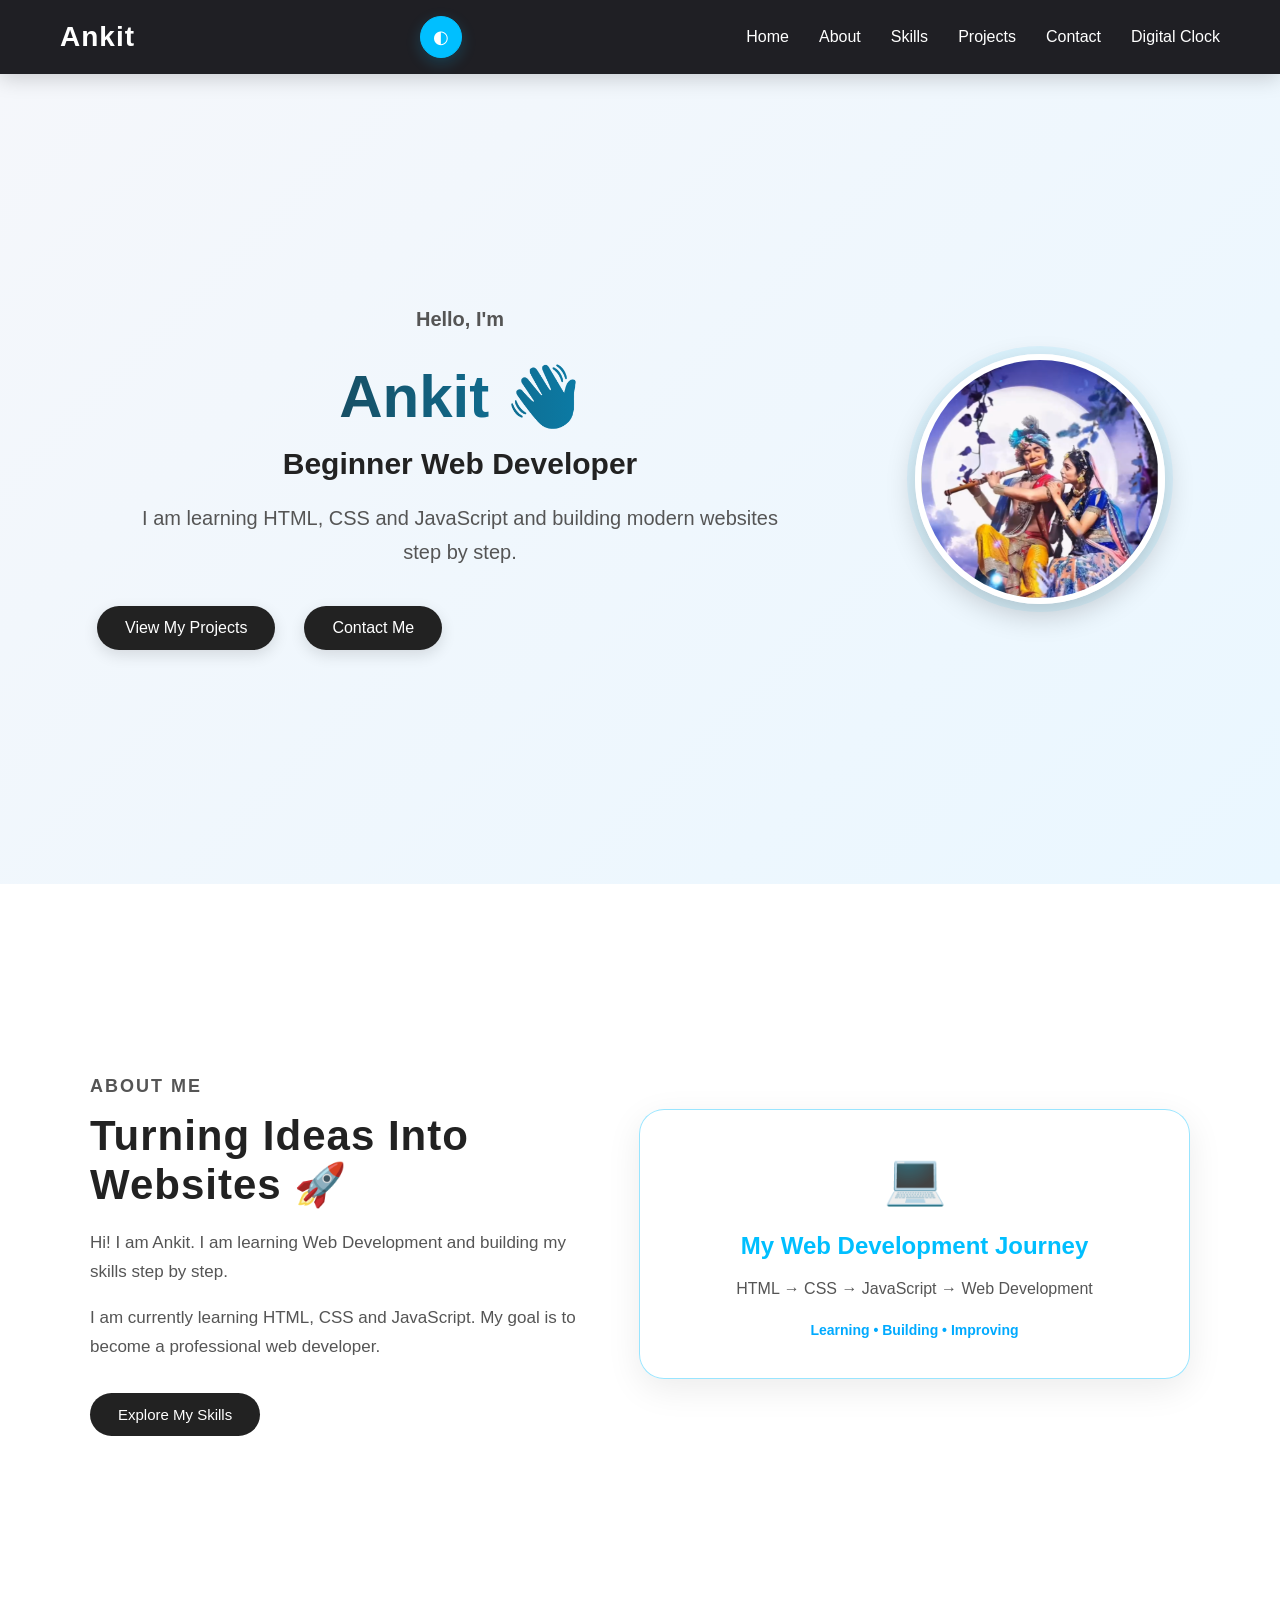
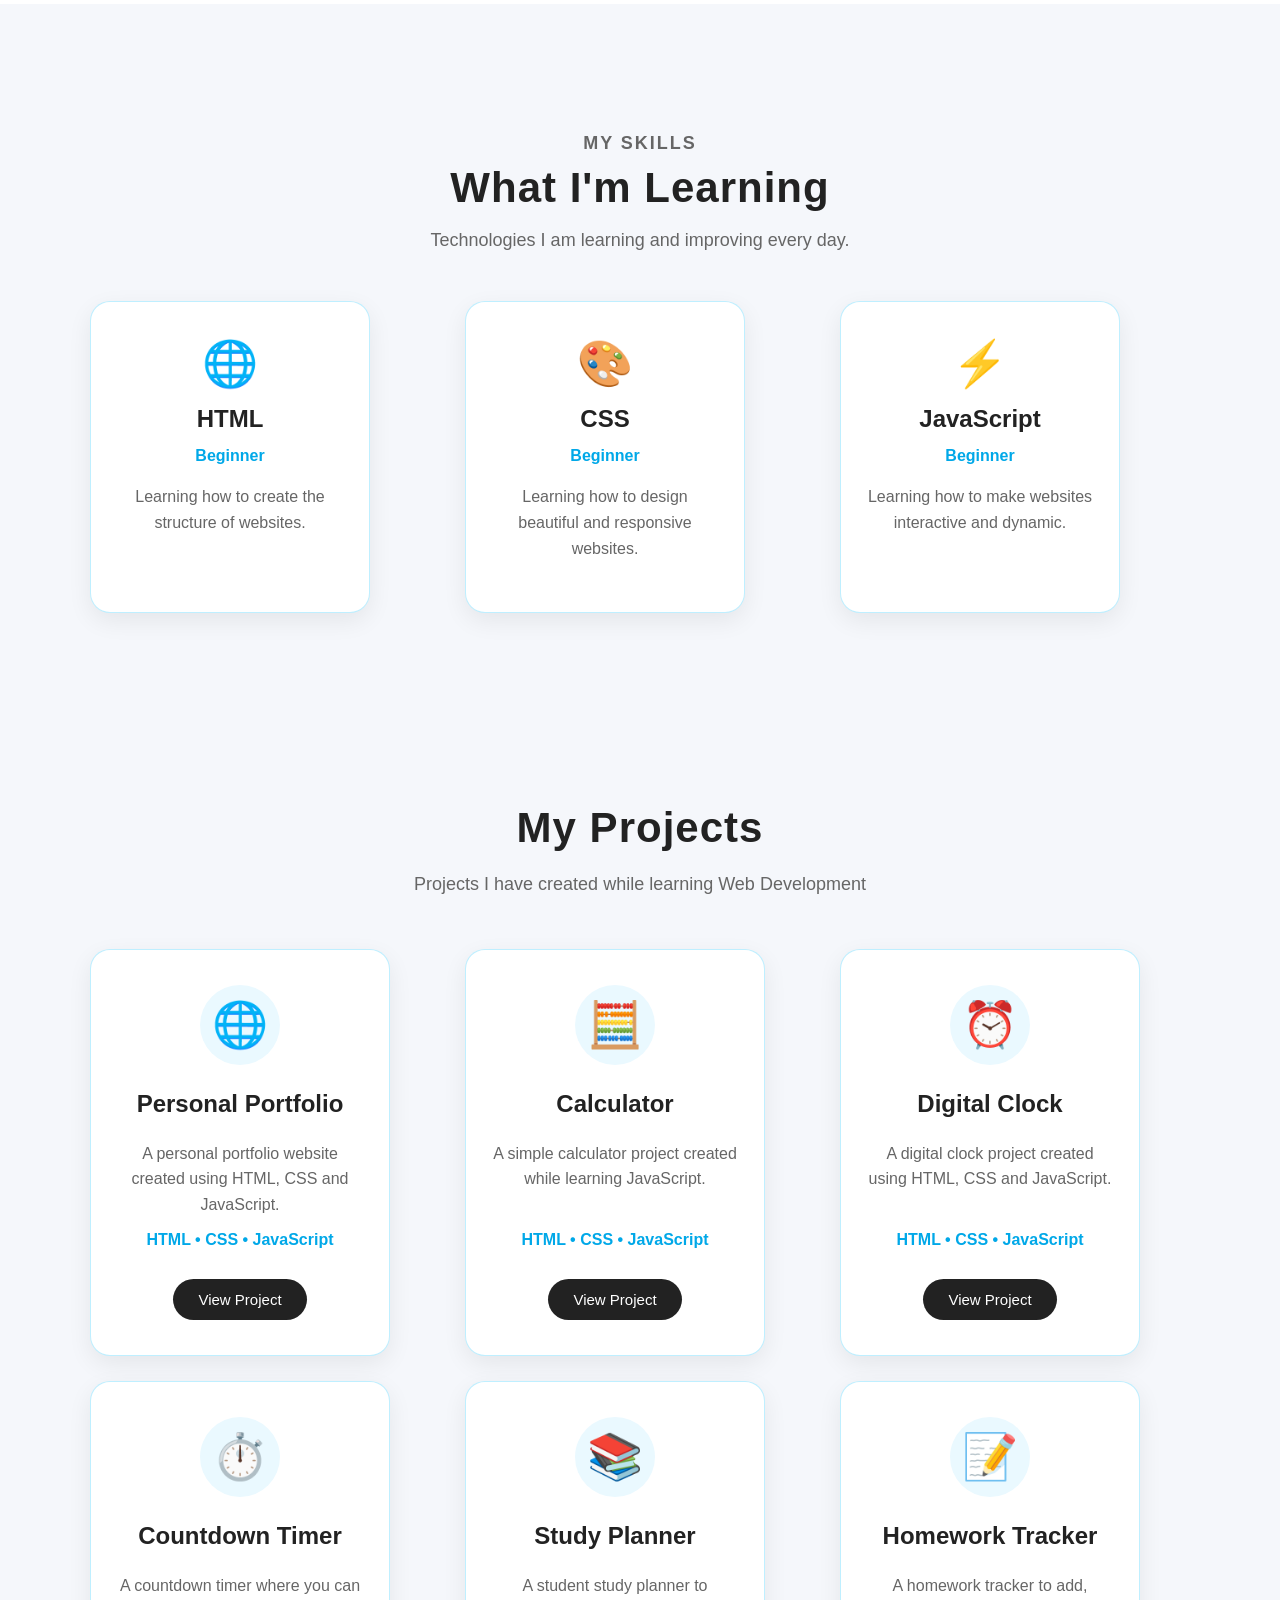
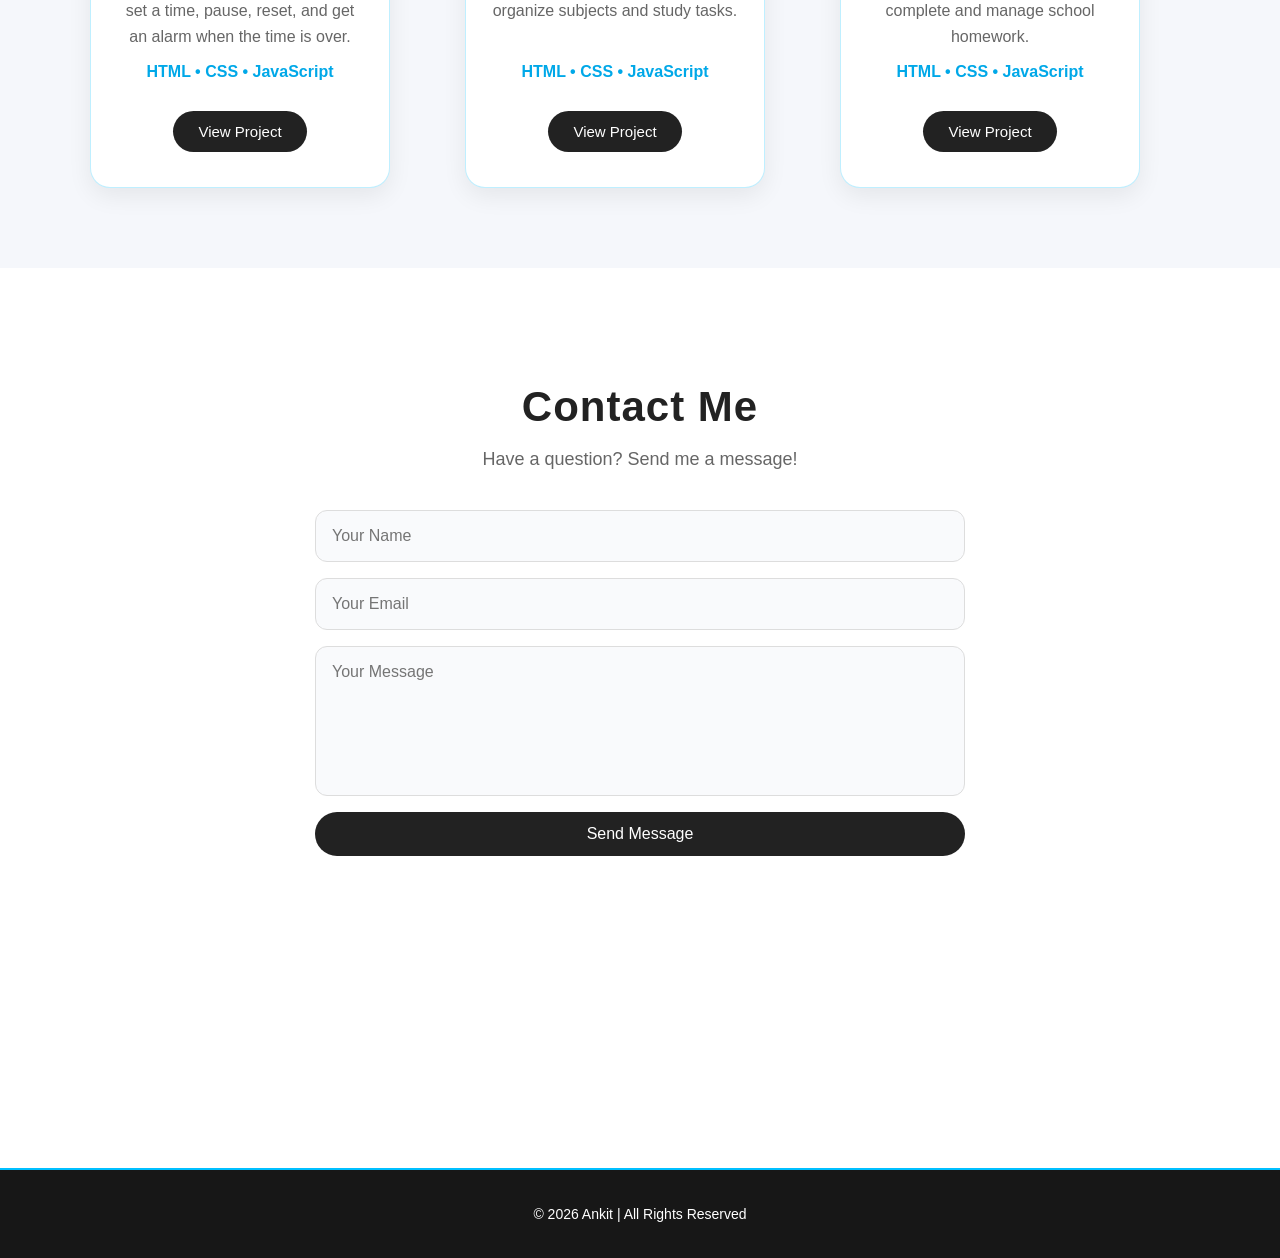
<file: Index.html>
<!DOCTYPE html>
<html lang="en">

<head>
    <meta charset="UTF-8">
    <meta name="viewport" content="width=device-width, initial-scale=1.0">

    <title>Ankit - Web Developer</title>

    <link rel="stylesheet" href="Style.css">
</head>

<body>

    <!-- ================= NAVBAR ================= -->

    <nav>

        <h2>Ankit</h2>

        <button class="menu-btn">☰</button>

        <button id="theme-toggle">🌙</button>

        <div class="nav-links">

            <a href="#home">Home</a>

            <a href="#about">About</a>

            <a href="#skills">Skills</a>

            <a href="#projects">Projects</a>

            <a href="#contact">Contact</a>

            <a href="clock.html">Digital Clock</a>

        </div>

    </nav>


    <!-- ================= HOME ================= -->

    <section id="home">

        <div class="hero-content">

            <div class="hero-text">

                <p class="hero-intro">
                    Hello, I'm
                </p>

                <h1>
                    Ankit 👋
                </h1>

                <h2>
                    Beginner Web Developer
                </h2>

                <p class="hero-description">
                    I am learning HTML, CSS and JavaScript
                    and building modern websites step by step.
                </p>

                <div class="hero-buttons">

                    <a href="#projects">
                        <button>
                            View My Projects
                        </button>
                    </a>

                    <a href="#contact">
                        <button>
                            Contact Me
                        </button>
                    </a>

                </div>

            </div>


            <div class="hero-image">

                <img src="Radha krishna .png.png"
                    alt="Radha Krishna">

            </div>

        </div>

    </section>


    <!-- ================= ABOUT ================= -->

    <section id="about">

        <div class="about-container">

            <div class="about-text">

                <p class="section-tag">
                    ABOUT ME
                </p>

                <h2>
                    Turning Ideas Into Websites 🚀
                </h2>

                <p>
                    Hi! I am Ankit.
                    I am learning Web Development
                    and building my skills step by step.
                </p>

                <p>
                    I am currently learning HTML, CSS and JavaScript.
                    My goal is to become a professional web developer.
                </p>

                <a href="#skills">
                    <button>
                        Explore My Skills
                    </button>
                </a>

            </div>


            <div class="about-card">

                <div class="about-card-icon">
                    💻
                </div>

                <h3>
                    My Web Development Journey
                </h3>

                <p>
                    HTML → CSS → JavaScript → Web Development
                </p>

                <span>
                    Learning • Building • Improving
                </span>

            </div>

        </div>

    </section>


    <!-- ================= SKILLS ================= -->

    <section id="skills">

        <div class="skills-container">

            <p class="section-tag">
                MY SKILLS
            </p>

            <h2>
                What I'm Learning
            </h2>

            <p class="skills-subtitle">
                Technologies I am learning and improving every day.
            </p>


            <div class="skills-box">

                <!-- HTML -->

                <div class="skill-card">

                    <div class="skill-icon">
                        🌐
                    </div>

                    <h3>
                        HTML
                    </h3>

                    <p class="skill-level">
                        Beginner
                    </p>

                    <p>
                        Learning how to create
                        the structure of websites.
                    </p>

                </div>


                <!-- CSS -->

                <div class="skill-card">

                    <div class="skill-icon">
                        🎨
                    </div>

                    <h3>
                        CSS
                    </h3>

                    <p class="skill-level">
                        Beginner
                    </p>

                    <p>
                        Learning how to design
                        beautiful and responsive websites.
                    </p>

                </div>


                <!-- JAVASCRIPT -->

                <div class="skill-card">

                    <div class="skill-icon">
                        ⚡
                    </div>

                    <h3>
                        JavaScript
                    </h3>

                    <p class="skill-level">
                        Beginner
                    </p>

                    <p>
                        Learning how to make websites
                        interactive and dynamic.
                    </p>

                </div>

            </div>

        </div>

    </section>


    <!-- ================= PROJECTS ================= -->

    <section id="projects">

        <div class="projects-container">

            <h2>
                My Projects
            </h2>

            <p>
                Projects I have created while learning Web Development
            </p>


            <div class="projects-box">


                <!-- ================= PROJECT 1 ================= -->

                <div class="project-card">

                    <div class="project-icon">
                        🌐
                    </div>

                    <h3>
                        Personal Portfolio
                    </h3>

                    <p>
                        A personal portfolio website created
                        using HTML, CSS and JavaScript.
                    </p>

                    <p class="project-tech">
                        HTML • CSS • JavaScript
                    </p>

                    <a href="portfolio.html">
                        <button>
                            View Project
                        </button>
                    </a>

                </div>


                <!-- ================= PROJECT 2 ================= -->

                <div class="project-card">

                    <div class="project-icon">
                        🧮
                    </div>

                    <h3>
                        Calculator
                    </h3>

                    <p>
                        A simple calculator project created
                        while learning JavaScript.
                    </p>

                    <p class="project-tech">
                        HTML • CSS • JavaScript
                    </p>

                    <a href="calculator.html">
                        <button>
                            View Project
                        </button>
                    </a>

                </div>


                <!-- ================= PROJECT 3 ================= -->

                <div class="project-card">

                    <div class="project-icon">
                        ⏰
                    </div>

                    <h3>
                        Digital Clock
                    </h3>

                    <p>
                        A digital clock project created
                        using HTML, CSS and JavaScript.
                    </p>

                    <p class="project-tech">
                        HTML • CSS • JavaScript
                    </p>

                    <a href="clock.html">
                        <button>
                            View Project
                        </button>
                    </a>

                </div>


                <!-- ================= PROJECT 4 ================= -->

                <div class="project-card">

                    <div class="project-icon">
                        ⏱️
                    </div>

                    <h3>
                        Countdown Timer
                    </h3>

                    <p>
                        A countdown timer where you can set a time,
                        pause, reset, and get an alarm when the time is over.
                    </p>

                    <p class="project-tech">
                        HTML • CSS • JavaScript
                    </p>

                    <a href="timer.html">
                        <button>
                            View Project
                        </button>
                    </a>

                </div>


                <!-- ================= PROJECT 5 ================= -->

                <div class="project-card">

                    <div class="project-icon">
                        📚
                    </div>

                    <h3>
                        Study Planner
                    </h3>

                    <p>
                        A student study planner to organize
                        subjects and study tasks.
                    </p>

                    <p class="project-tech">
                        HTML • CSS • JavaScript
                    </p>

                    <a href="study-planner.html">
                        <button>
                            View Project
                        </button>
                    </a>

                </div>


                <!-- ================= PROJECT 6 ================= -->

                <div class="project-card">

                    <div class="project-icon">
                        📝
                    </div>

                    <h3>
                        Homework Tracker
                    </h3>

                    <p>
                        A homework tracker to add, complete
                        and manage school homework.
                    </p>

                    <p class="project-tech">
                        HTML • CSS • JavaScript
                    </p>

                    <a href="homework-tracker.html">
                        <button>
                            View Project
                        </button>
                    </a>

                </div>


            </div>

        </div>

    </section>


    <!-- ================= CONTACT ================= -->

    <section id="contact">

        <div class="contact-container">

            <h2>
                Contact Me
            </h2>

            <p>
                Have a question? Send me a message!
            </p>


            <form>

                <input
                    type="text"
                    placeholder="Your Name"
                    required
                >

                <input
                    type="email"
                    placeholder="Your Email"
                    required
                >

                <textarea
                    placeholder="Your Message"
                    minlength="10"
                    required
                ></textarea>

                <button type="submit">
                    Send Message
                </button>

            </form>


            <p id="form-message"></p>

        </div>

    </section>


    <!-- ================= JAVASCRIPT ================= -->

    <script src="script.js"></script>


    <!-- ================= FOOTER ================= -->

    <footer>

        <p>
            © 2026 Ankit | All Rights Reserved
        </p>

    </footer>


</body>

</html>
</file>
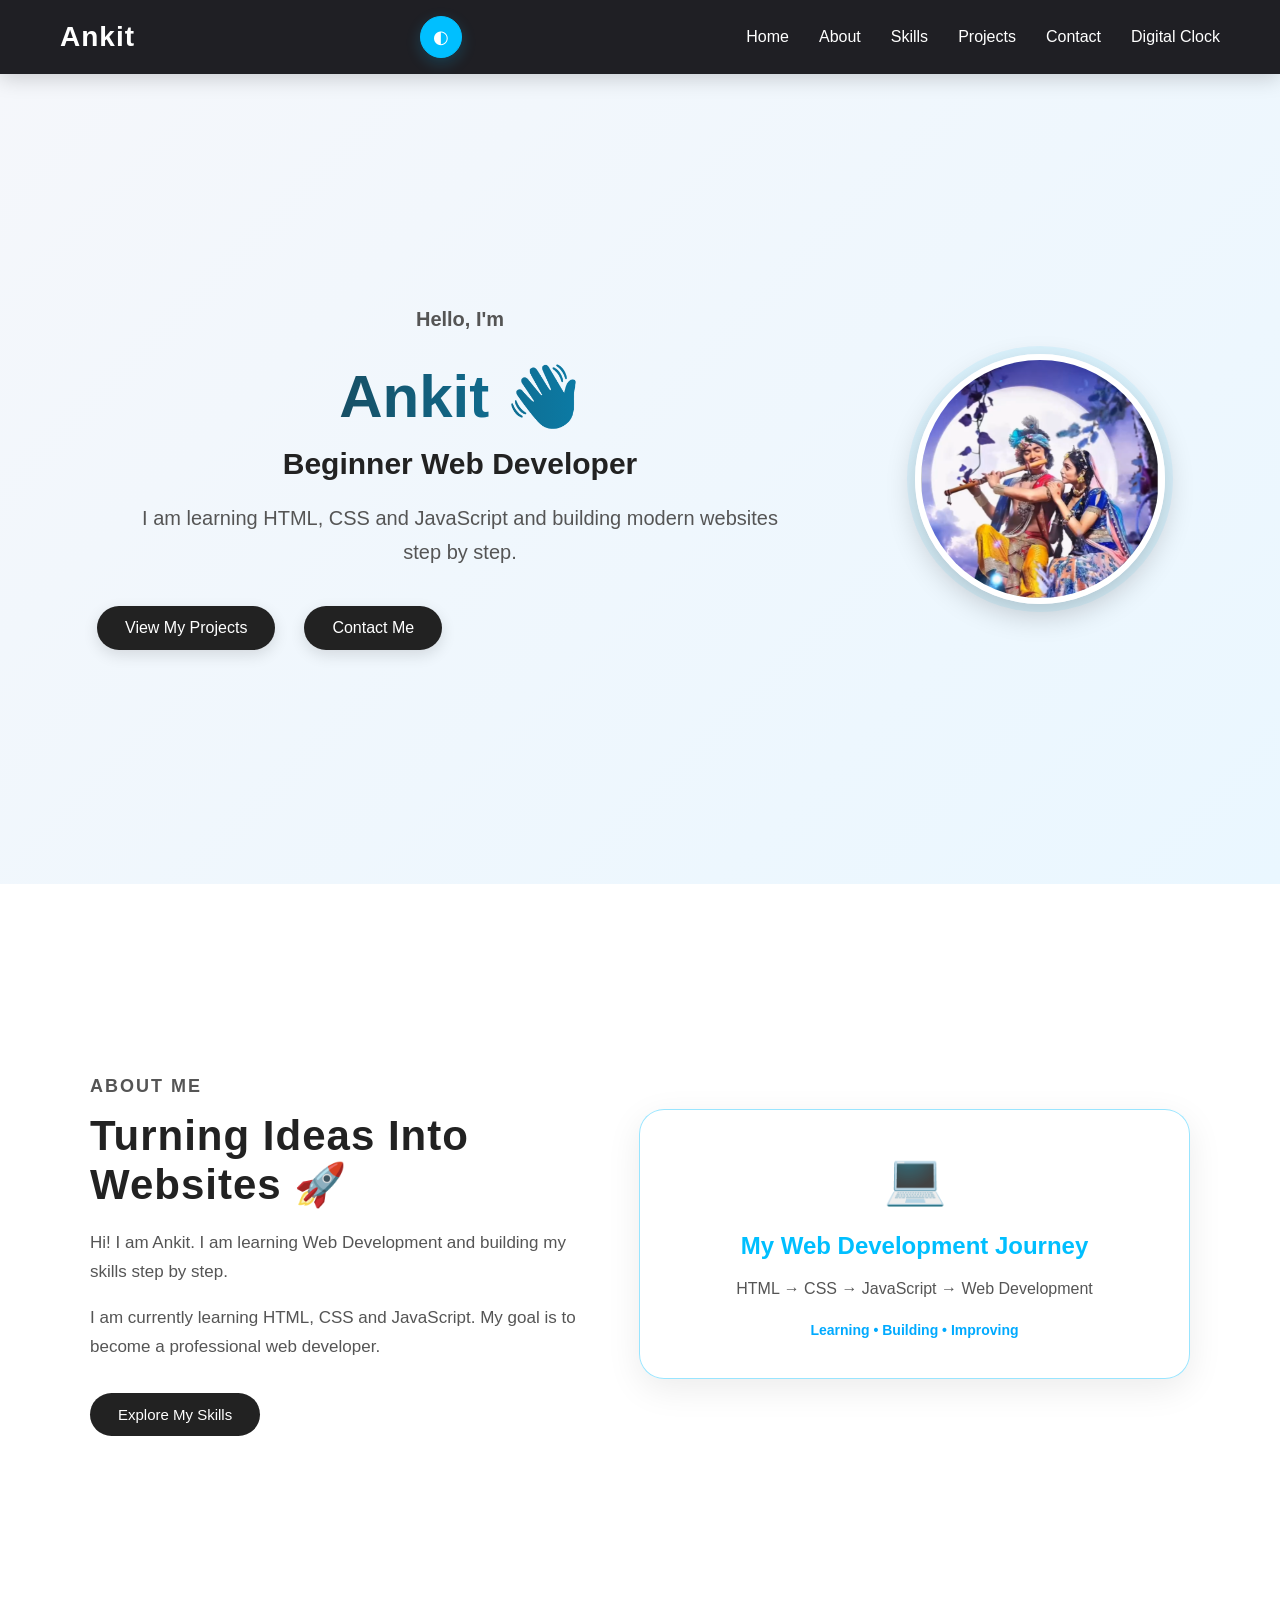
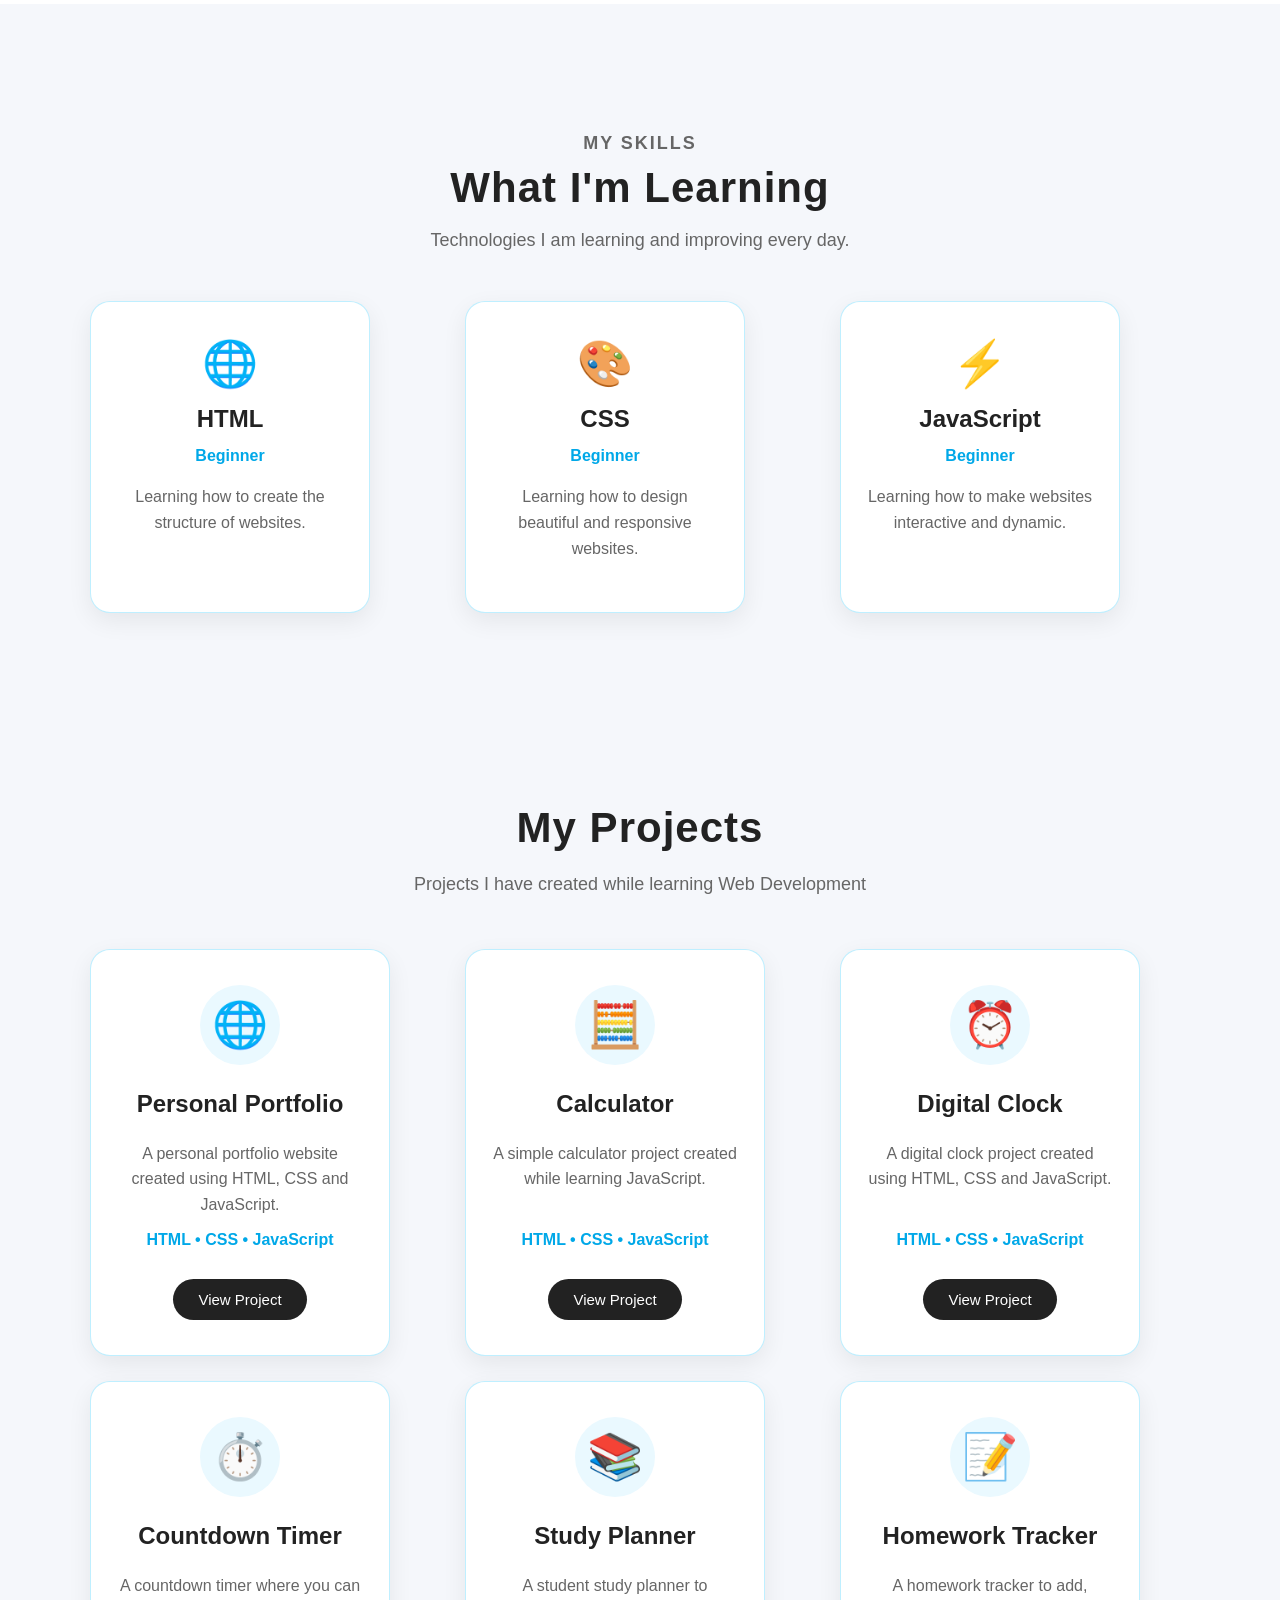
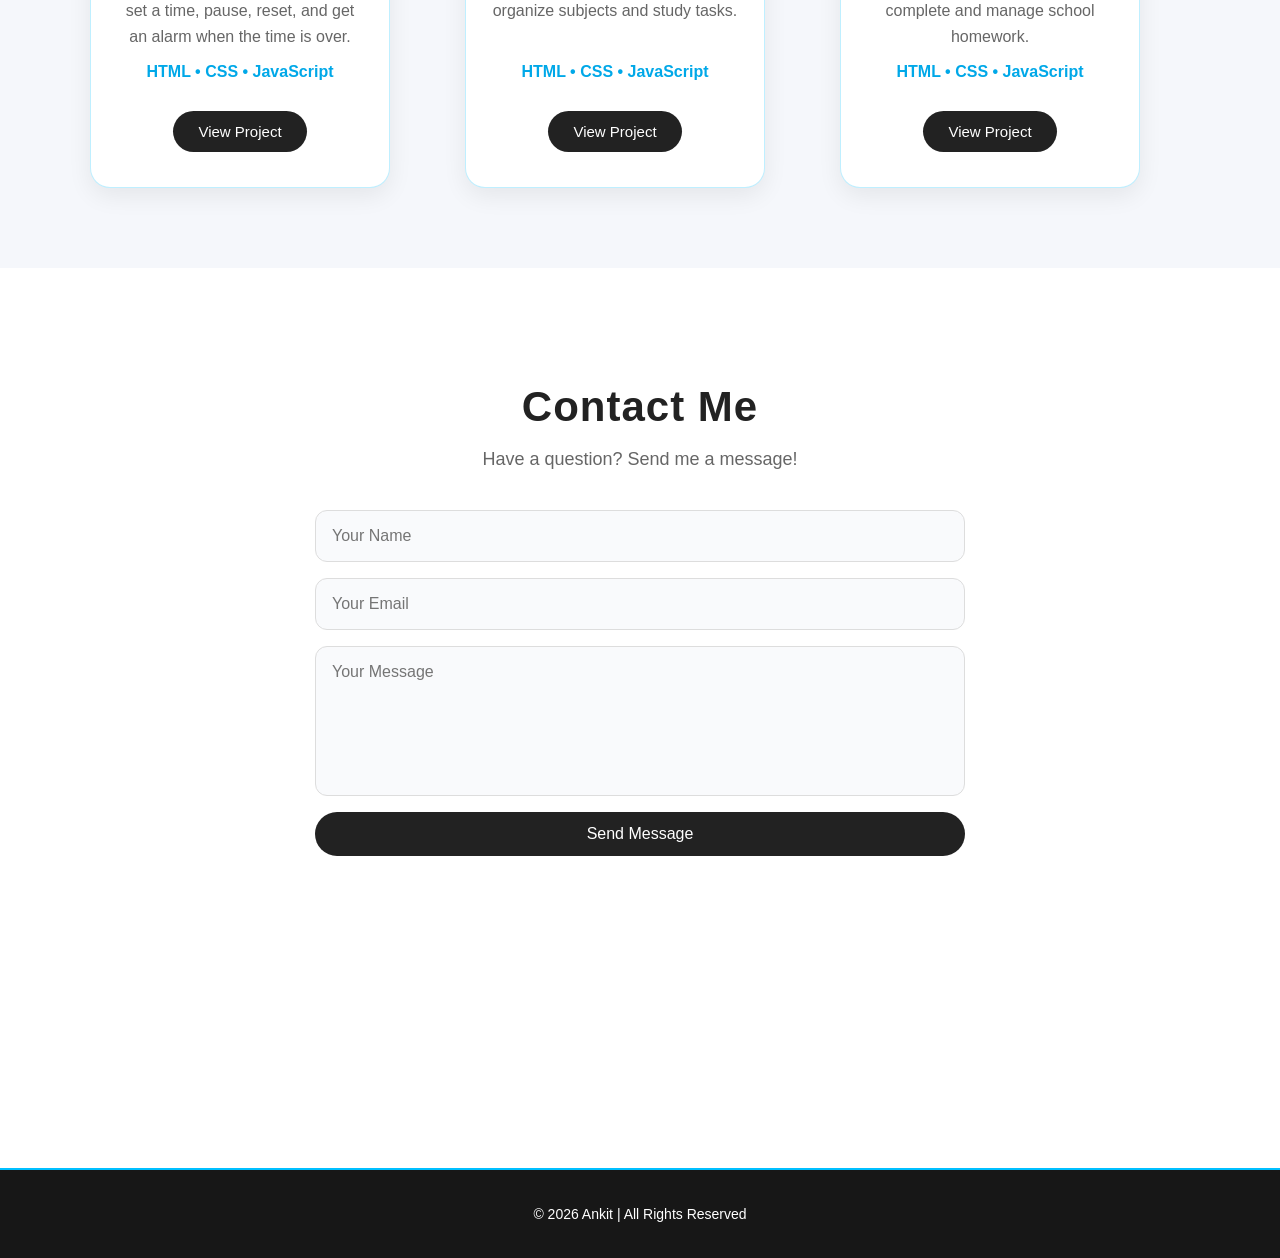
<file: index.html>
<!DOCTYPE html>
<html lang="en">

<head>
    <meta charset="UTF-8">
    <meta name="viewport" content="width=device-width, initial-scale=1.0">

    <title>Ankit - Web Developer</title>

    <link rel="stylesheet" href="Style.css">
</head>

<body>

    <!-- ================= NAVBAR ================= -->

    <nav>

        <h2>Ankit</h2>

        <button class="menu-btn">☰</button>

        <button id="theme-toggle">🌙</button>

        <div class="nav-links">

            <a href="#home">Home</a>

            <a href="#about">About</a>

            <a href="#skills">Skills</a>

            <a href="#projects">Projects</a>

            <a href="#contact">Contact</a>

            <a href="clock.html">Digital Clock</a>

        </div>

    </nav>


    <!-- ================= HOME ================= -->

    <section id="home">

        <div class="hero-content">

            <div class="hero-text">

                <p class="hero-intro">
                    Hello, I'm
                </p>

                <h1>
                    Ankit 👋
                </h1>

                <h2>
                    Beginner Web Developer
                </h2>

                <p class="hero-description">
                    I am learning HTML, CSS and JavaScript
                    and building modern websites step by step.
                </p>

                <div class="hero-buttons">

                    <a href="#projects">
                        <button>
                            View My Projects
                        </button>
                    </a>

                    <a href="#contact">
                        <button>
                            Contact Me
                        </button>
                    </a>

                </div>

            </div>


            <div class="hero-image">

                <img src="Radha krishna .png.png"
                    alt="Radha Krishna">

            </div>

        </div>

    </section>


    <!-- ================= ABOUT ================= -->

    <section id="about">

        <div class="about-container">

            <div class="about-text">

                <p class="section-tag">
                    ABOUT ME
                </p>

                <h2>
                    Turning Ideas Into Websites 🚀
                </h2>

                <p>
                    Hi! I am Ankit.
                    I am learning Web Development
                    and building my skills step by step.
                </p>

                <p>
                    I am currently learning HTML, CSS and JavaScript.
                    My goal is to become a professional web developer.
                </p>

                <a href="#skills">
                    <button>
                        Explore My Skills
                    </button>
                </a>

            </div>


            <div class="about-card">

                <div class="about-card-icon">
                    💻
                </div>

                <h3>
                    My Web Development Journey
                </h3>

                <p>
                    HTML → CSS → JavaScript → Web Development
                </p>

                <span>
                    Learning • Building • Improving
                </span>

            </div>

        </div>

    </section>


    <!-- ================= SKILLS ================= -->

    <section id="skills">

        <div class="skills-container">

            <p class="section-tag">
                MY SKILLS
            </p>

            <h2>
                What I'm Learning
            </h2>

            <p class="skills-subtitle">
                Technologies I am learning and improving every day.
            </p>


            <div class="skills-box">

                <!-- HTML -->

                <div class="skill-card">

                    <div class="skill-icon">
                        🌐
                    </div>

                    <h3>
                        HTML
                    </h3>

                    <p class="skill-level">
                        Beginner
                    </p>

                    <p>
                        Learning how to create
                        the structure of websites.
                    </p>

                </div>


                <!-- CSS -->

                <div class="skill-card">

                    <div class="skill-icon">
                        🎨
                    </div>

                    <h3>
                        CSS
                    </h3>

                    <p class="skill-level">
                        Beginner
                    </p>

                    <p>
                        Learning how to design
                        beautiful and responsive websites.
                    </p>

                </div>


                <!-- JAVASCRIPT -->

                <div class="skill-card">

                    <div class="skill-icon">
                        ⚡
                    </div>

                    <h3>
                        JavaScript
                    </h3>

                    <p class="skill-level">
                        Beginner
                    </p>

                    <p>
                        Learning how to make websites
                        interactive and dynamic.
                    </p>

                </div>

            </div>

        </div>

    </section>


    <!-- ================= PROJECTS ================= -->

    <section id="projects">

        <div class="projects-container">

            <h2>
                My Projects
            </h2>

            <p>
                Projects I have created while learning Web Development
            </p>


            <div class="projects-box">


                <!-- ================= PROJECT 1 ================= -->

                <div class="project-card">

                    <div class="project-icon">
                        🌐
                    </div>

                    <h3>
                        Personal Portfolio
                    </h3>

                    <p>
                        A personal portfolio website created
                        using HTML, CSS and JavaScript.
                    </p>

                    <p class="project-tech">
                        HTML • CSS • JavaScript
                    </p>

                    <a href="portfolio.html">
                        <button>
                            View Project
                        </button>
                    </a>

                </div>


                <!-- ================= PROJECT 2 ================= -->

                <div class="project-card">

                    <div class="project-icon">
                        🧮
                    </div>

                    <h3>
                        Calculator
                    </h3>

                    <p>
                        A simple calculator project created
                        while learning JavaScript.
                    </p>

                    <p class="project-tech">
                        HTML • CSS • JavaScript
                    </p>

                    <a href="calculator.html">
                        <button>
                            View Project
                        </button>
                    </a>

                </div>


                <!-- ================= PROJECT 3 ================= -->

                <div class="project-card">

                    <div class="project-icon">
                        ⏰
                    </div>

                    <h3>
                        Digital Clock
                    </h3>

                    <p>
                        A digital clock project created
                        using HTML, CSS and JavaScript.
                    </p>

                    <p class="project-tech">
                        HTML • CSS • JavaScript
                    </p>

                    <a href="clock.html">
                        <button>
                            View Project
                        </button>
                    </a>

                </div>


                <!-- ================= PROJECT 4 ================= -->

                <div class="project-card">

                    <div class="project-icon">
                        ⏱️
                    </div>

                    <h3>
                        Countdown Timer
                    </h3>

                    <p>
                        A countdown timer where you can set a time,
                        pause, reset, and get an alarm when the time is over.
                    </p>

                    <p class="project-tech">
                        HTML • CSS • JavaScript
                    </p>

                    <a href="timer.html">
                        <button>
                            View Project
                        </button>
                    </a>

                </div>


                <!-- ================= PROJECT 5 ================= -->

                <div class="project-card">

                    <div class="project-icon">
                        📚
                    </div>

                    <h3>
                        Study Planner
                    </h3>

                    <p>
                        A student study planner to organize
                        subjects and study tasks.
                    </p>

                    <p class="project-tech">
                        HTML • CSS • JavaScript
                    </p>

                    <a href="study-planner.html">
                        <button>
                            View Project
                        </button>
                    </a>

                </div>


                <!-- ================= PROJECT 6 ================= -->

                <div class="project-card">

                    <div class="project-icon">
                        📝
                    </div>

                    <h3>
                        Homework Tracker
                    </h3>

                    <p>
                        A homework tracker to add, complete
                        and manage school homework.
                    </p>

                    <p class="project-tech">
                        HTML • CSS • JavaScript
                    </p>

                    <a href="homework-tracker.html">
                        <button>
                            View Project
                        </button>
                    </a>

                </div>


            </div>

        </div>

    </section>


    <!-- ================= CONTACT ================= -->

    <section id="contact">

        <div class="contact-container">

            <h2>
                Contact Me
            </h2>

            <p>
                Have a question? Send me a message!
            </p>


            <form>

                <input
                    type="text"
                    placeholder="Your Name"
                    required
                >

                <input
                    type="email"
                    placeholder="Your Email"
                    required
                >

                <textarea
                    placeholder="Your Message"
                    minlength="10"
                    required
                ></textarea>

                <button type="submit">
                    Send Message
                </button>

            </form>


            <p id="form-message"></p>

        </div>

    </section>


    <!-- ================= JAVASCRIPT ================= -->

    <script src="script.js"></script>


    <!-- ================= FOOTER ================= -->

    <footer>

        <p>
            © 2026 Ankit | All Rights Reserved
        </p>

    </footer>


</body>

</html>
</file>
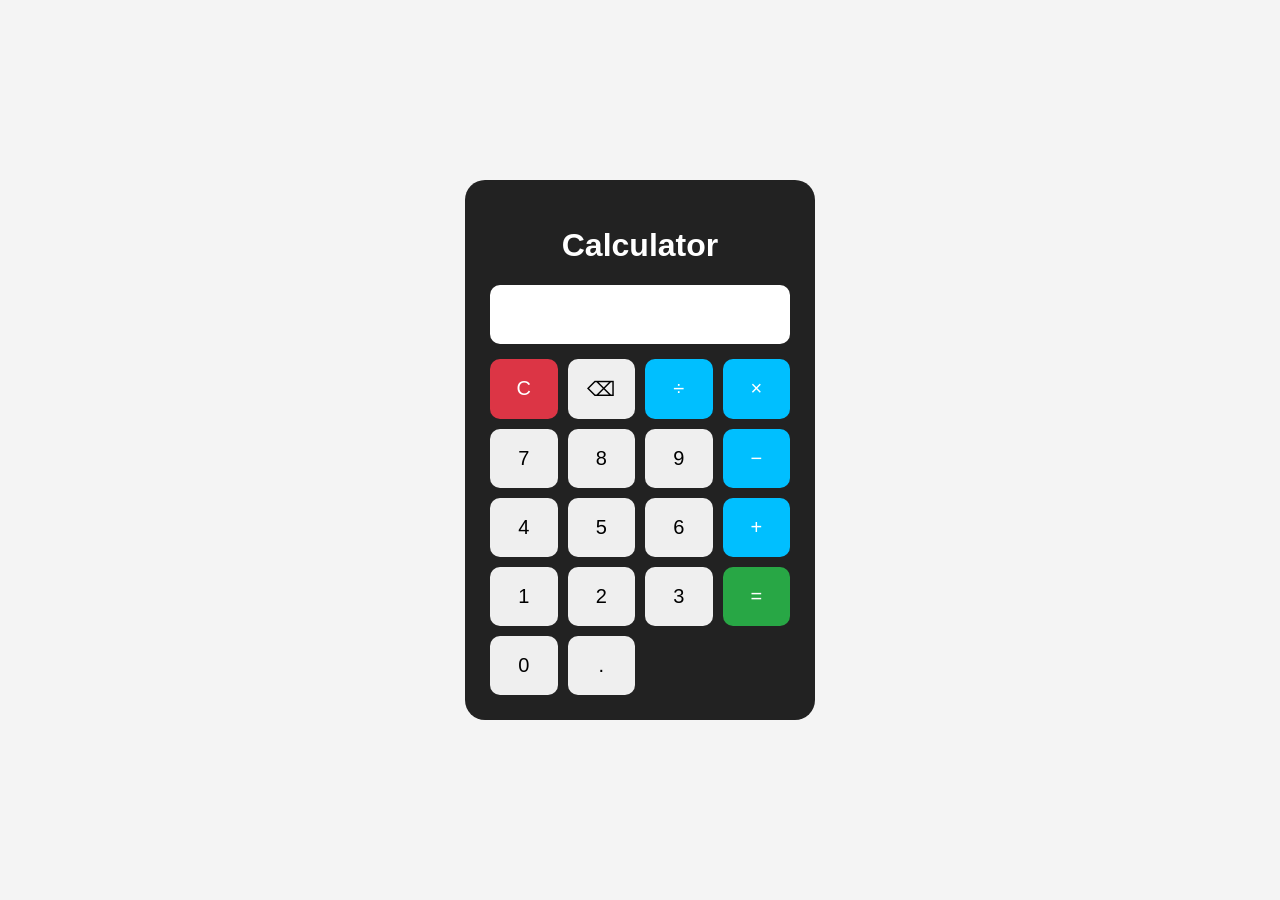
<file: calculator.html>
<!DOCTYPE html>
<html>

<head>
    <title>My Calculator</title>
    <meta name="viewport" content="width=device-width, initial-scale=1.0">

    <style>
        body {
            margin: 0;
            font-family: Arial, sans-serif;
            background: #f4f4f4;
            display: flex;
            justify-content: center;
            align-items: center;
            min-height: 100vh;
        }

        .calculator {
            background: #222;
            padding: 25px;
            border-radius: 20px;
            width: 300px;
        }

        h1 {
            color: white;
            text-align: center;
        }

        #display {
            width: 100%;
            box-sizing: border-box;
            padding: 15px;
            font-size: 25px;
            margin-bottom: 15px;
            text-align: right;
            border: none;
            border-radius: 10px;
        }

        .buttons {
            display: grid;
            grid-template-columns: repeat(4, 1fr);
            gap: 10px;
        }

        button {
            padding: 18px;
            font-size: 20px;
            border: none;
            border-radius: 10px;
            cursor: pointer;
        }

        button:hover {
            opacity: 0.8;
        }

        .operator {
            background: #00bfff;
            color: white;
        }

        .equal {
            background: #28a745;
            color: white;
        }

        .clear {
            background: #dc3545;
            color: white;
        }
    </style>
</head>

<body>

    <div class="calculator">

        <h1>Calculator</h1>

        <input type="text" id="display" readonly>

        <div class="buttons">

            <button class="clear" onclick="clearDisplay()">C</button>
            <button onclick="deleteLast()">⌫</button>
            <button class="operator" onclick="addToDisplay('/')">÷</button>
            <button class="operator" onclick="addToDisplay('*')">×</button>

            <button onclick="addToDisplay('7')">7</button>
            <button onclick="addToDisplay('8')">8</button>
            <button onclick="addToDisplay('9')">9</button>
            <button class="operator" onclick="addToDisplay('-')">−</button>

            <button onclick="addToDisplay('4')">4</button>
            <button onclick="addToDisplay('5')">5</button>
            <button onclick="addToDisplay('6')">6</button>
            <button class="operator" onclick="addToDisplay('+')">+</button>

            <button onclick="addToDisplay('1')">1</button>
            <button onclick="addToDisplay('2')">2</button>
            <button onclick="addToDisplay('3')">3</button>
            <button class="equal" onclick="calculate()">=</button>

            <button onclick="addToDisplay('0')">0</button>
            <button onclick="addToDisplay('.')">.</button>

        </div>

    </div>


    <script>

        const display = document.getElementById("display");


        function addToDisplay(value) {

            display.value += value;

        }


        function clearDisplay() {

            display.value = "";

        }


        function deleteLast() {

            display.value = display.value.slice(0, -1);

        }


        function calculate() {

            try {

                display.value = eval(display.value);

            } catch {

                display.value = "Error";

            }

        }

    </script>

</body>

</html>
</file>
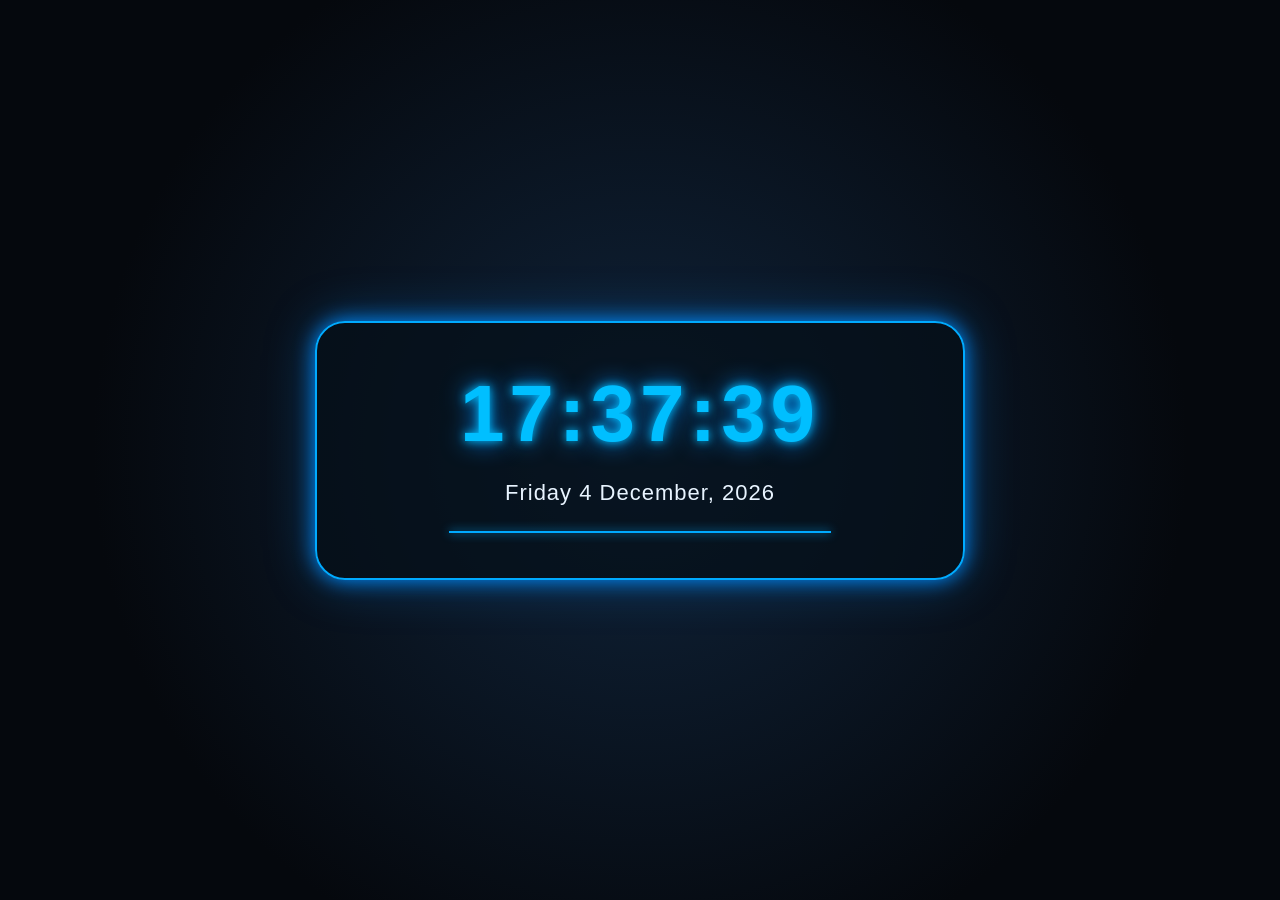
<file: clock.html>
<!DOCTYPE html>
<html lang="en">
<head>
    <meta charset="UTF-8">
    <meta name="viewport" content="width=device-width, initial-scale=1.0">
    <title>Digital Clock</title>

    <style>
        * {
            box-sizing: border-box;
        }

        body {
            margin: 0;
            min-height: 100vh;
            display: flex;
            justify-content: center;
            align-items: center;
            background: radial-gradient(circle at center, #10243b, #05080d 70%);
            font-family: Arial, sans-serif;
            color: white;
        }

        .clock-box {
            width: 650px;
            padding: 45px 50px;
            text-align: center;
            border: 2px solid #00aaff;
            border-radius: 30px;
            background: rgba(5, 15, 25, 0.75);
            box-shadow:
                0 0 20px #008cff,
                0 0 50px rgba(0, 140, 255, 0.35);
        }

        .clock {
            font-size: 80px;
            font-weight: bold;
            letter-spacing: 5px;
            color: #00bfff;
            text-shadow:
                0 0 10px #00bfff,
                0 0 25px #008cff;
        }

        .date {
            margin-top: 20px;
            font-size: 22px;
            color: #e8f4ff;
            letter-spacing: 1px;
        }

        .line {
            width: 70%;
            height: 2px;
            margin: 25px auto 0;
            background: #00aaff;
            box-shadow: 0 0 10px #00aaff;
        }

        @media (max-width: 700px) {
            .clock-box {
                width: 90%;
                padding: 35px 20px;
            }

            .clock {
                font-size: 45px;
                letter-spacing: 2px;
            }

            .date {
                font-size: 16px;
            }
        }
    </style>
</head>

<body>

    <div class="clock-box">

        <div class="clock" id="clock">00:00:00</div>

        <div class="date" id="date">
            Loading...
        </div>

        <div class="line"></div>

    </div>

    <script>
        function updateClock() {
            const now = new Date();

            let hours = now.getHours();
            let minutes = now.getMinutes();
            let seconds = now.getSeconds();

            hours = String(hours).padStart(2, "0");
            minutes = String(minutes).padStart(2, "0");
            seconds = String(seconds).padStart(2, "0");

            document.getElementById("clock").textContent =
                `${hours}:${minutes}:${seconds}`;

            const options = {
                day: "numeric",
                month: "long",
                year: "numeric",
                weekday: "long"
            };

            document.getElementById("date").textContent =
                now.toLocaleDateString("en-IN", options);
        }

        updateClock();
        setInterval(updateClock, 1000);
    </script>

</body>
</html>
</file>
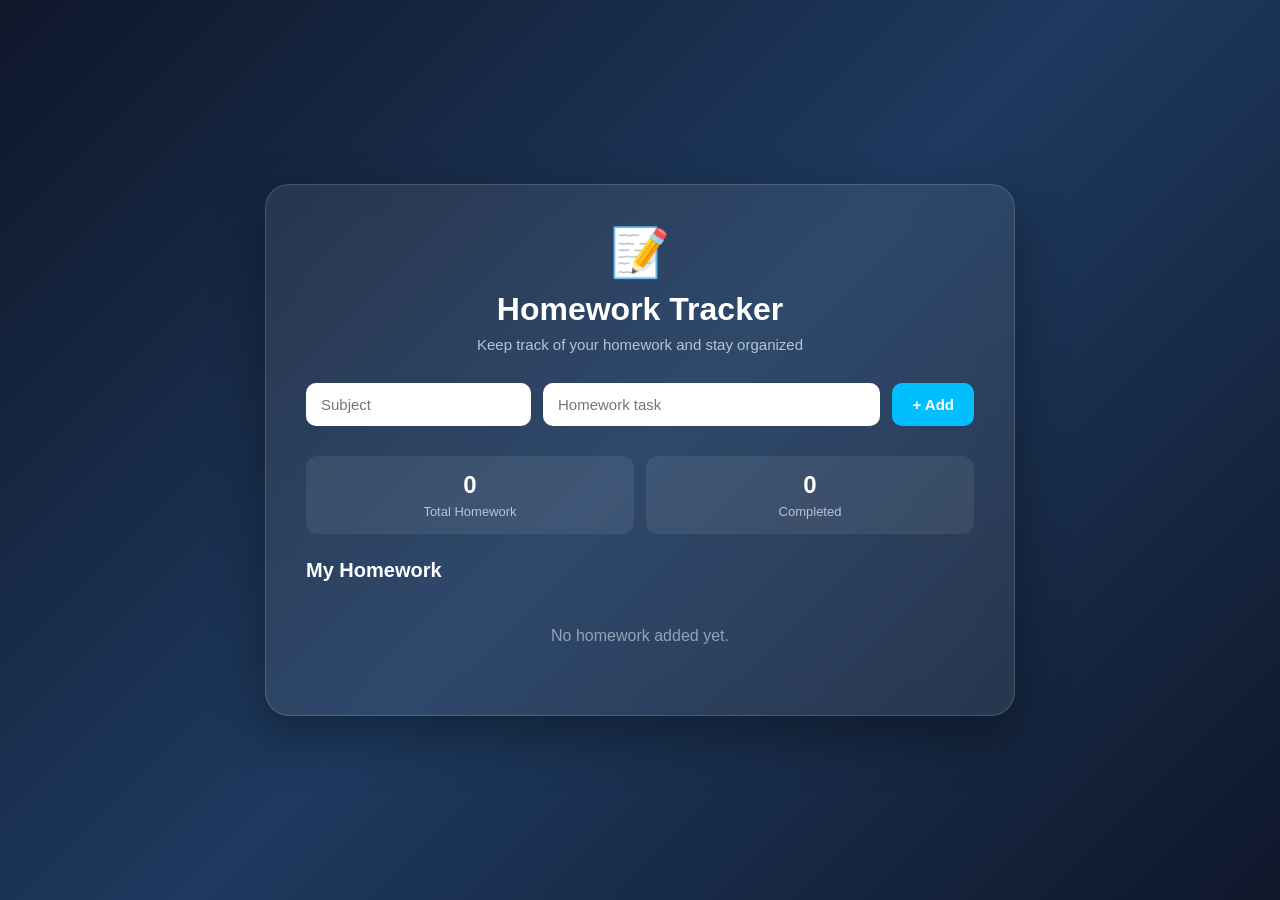
<file: homework-tracker.html>
<!DOCTYPE html>
<html lang="en">

<head>
    <meta charset="UTF-8">
    <meta name="viewport" content="width=device-width, initial-scale=1.0">
    <title>Homework Tracker</title>
    <style>
        * {
            margin: 0;
            padding: 0;
            box-sizing: border-box;
        }

        body {
            min-height: 100vh;
            font-family: Arial, sans-serif;
            background: linear-gradient(135deg, #0f172a, #1e3a5f, #0f172a);
            color: white;
            display: flex;
            justify-content: center;
            align-items: center;
            padding: 30px;
        }

        /* ================= CONTAINER ================= */
        .tracker-container {
            width: 100%;
            max-width: 750px;
            padding: 40px;
            background: rgba(255, 255, 255, 0.08);
            border: 1px solid rgba(255, 255, 255, 0.15);
            border-radius: 24px;
            box-shadow: 0 20px 50px rgba(0, 0, 0, 0.35);
            backdrop-filter: blur(15px);
        }

        /* ================= HEADER ================= */
        .header {
            text-align: center;
            margin-bottom: 30px;
        }

        .header-icon {
            font-size: 48px;
            margin-bottom: 10px;
        }

        h1 {
            font-size: 32px;
            margin-bottom: 8px;
        }

        .subtitle {
            color: #b8c4d6;
            font-size: 15px;
        }

        /* ================= INPUT ================= */
        .input-section {
            display: grid;
            grid-template-columns: 1fr 1.5fr auto;
            gap: 12px;
            margin-bottom: 30px;
        }

        input {
            width: 100%;
            padding: 13px 15px;
            border: none;
            border-radius: 10px;
            outline: none;
            background: white;
            color: #1e293b;
            font-size: 15px;
        }

        input:focus {
            box-shadow: 0 0 0 3px rgba(0, 191, 255, 0.25);
        }

        .add-btn {
            border: none;
            padding: 13px 20px;
            border-radius: 10px;
            background: #00bfff;
            color: white;
            font-size: 15px;
            font-weight: bold;
            cursor: pointer;
        }

        .add-btn:hover {
            opacity: 0.85;
            transform: translateY(-2px);
        }

        /* ================= STATS ================= */
        .stats {
            display: grid;
            grid-template-columns: repeat(2, 1fr);
            gap: 12px;
            margin-bottom: 25px;
        }

        .stat-card {
            padding: 15px;
            border-radius: 12px;
            background: rgba(255, 255, 255, 0.07);
            text-align: center;
        }

        .stat-card h3 {
            font-size: 24px;
            margin-bottom: 5px;
        }

        .stat-card p {
            color: #b8c4d6;
            font-size: 13px;
        }

        /* ================= HOMEWORK LIST ================= */
        .section-title {
            font-size: 20px;
            margin-bottom: 15px;
        }

        .homework-list {
            display: flex;
            flex-direction: column;
            gap: 12px;
        }

        .homework {
            display: flex;
            align-items: center;
            justify-content: space-between;
            gap: 15px;
            padding: 17px;
            background: rgba(255, 255, 255, 0.08);
            border-radius: 14px;
            border: 1px solid rgba(255, 255, 255, 0.08);
        }

        .homework-info {
            flex: 1;
        }

        .homework-info h3 {
            font-size: 17px;
            margin-bottom: 5px;
        }

        .homework-info p {
            color: #b8c4d6;
            font-size: 14px;
        }

        .actions {
            display: flex;
            gap: 8px;
        }

        .complete-btn,
        .delete-btn {
            border: none;
            padding: 9px 12px;
            border-radius: 8px;
            color: white;
            font-weight: bold;
            cursor: pointer;
        }

        .complete-btn {
            background: #22c55e;
        }

        .delete-btn {
            background: #ef4444;
        }

        .complete-btn:hover,
        .delete-btn:hover {
            opacity: 0.85;
        }

        /* ================= COMPLETED ================= */
        .completed {
            opacity: 0.6;
        }

        .completed h3 {
            text-decoration: line-through;
        }

        /* ================= EMPTY ================= */
        .empty-message {
            text-align: center;
            color: #94a3b8;
            padding: 30px 10px;
        }

        /* ================= MOBILE ================= */
        @media (max-width: 650px) {
            body {
                padding: 15px;
            }

            .tracker-container {
                padding: 25px 20px;
            }

            .input-section {
                grid-template-columns: 1fr;
            }

            .add-btn {
                width: 100%;
            }

            .homework {
                align-items: flex-start;
                flex-direction: column;
            }

            .actions {
                width: 100%;
            }

            .complete-btn,
            .delete-btn {
                flex: 1;
            }

            h1 {
                font-size: 27px;
            }
        }
    </style>
</head>

<body>
    <div class="tracker-container"> <!-- ================= HEADER ================= -->
        <div class="header">
            <div class="header-icon"> 📝 </div>
            <h1> Homework Tracker </h1>
            <p class="subtitle"> Keep track of your homework and stay organized </p>
        </div> <!-- ================= INPUT ================= -->
        <div class="input-section"> <input type="text" id="subject" placeholder="Subject"> <input type="text"
                id="homework" placeholder="Homework task"> <button class="add-btn" onclick="addHomework()"> + Add
            </button> </div> <!-- ================= STATS ================= -->
        <div class="stats">
            <div class="stat-card">
                <h3 id="totalCount"> 0 </h3>
                <p> Total Homework </p>
            </div>
            <div class="stat-card">
                <h3 id="completedCount"> 0 </h3>
                <p> Completed </p>
            </div>
        </div> <!-- ================= LIST ================= -->
        <h2 class="section-title"> My Homework </h2>
        <div id="homeworkList" class="homework-list">
            <p class="empty-message"> No homework added yet. </p>
        </div>
    </div> <!-- ================= JAVASCRIPT ================= -->
    <script> function updateStats() { const homeworkItems = document.querySelectorAll(".homework"); const completedItems = document.querySelectorAll(".homework.completed"); document.getElementById("totalCount").textContent = homeworkItems.length; document.getElementById("completedCount").textContent = completedItems.length; } function addHomework() { const subject = document.getElementById("subject").value.trim(); const homework = document.getElementById("homework").value.trim(); if (subject === "" || homework === "") { alert("Please enter subject and homework!"); return; } const homeworkList = document.getElementById("homeworkList"); const emptyMessage = document.querySelector(".empty-message"); if (emptyMessage) { emptyMessage.remove(); } const homeworkBox = document.createElement("div"); homeworkBox.className = "homework"; homeworkBox.innerHTML = ` <div class="homework-info"> <h3> ${subject} </h3> <p> ${homework} </p> </div> <div class="actions"> <button class="complete-btn" onclick="completeHomework(this)" > Complete </button> <button class="delete-btn" onclick="deleteHomework(this)" > Delete </button> </div> `; homeworkList.appendChild(homeworkBox); document.getElementById("subject").value = ""; document.getElementById("homework").value = ""; updateStats(); } function completeHomework(button) { const homework = button.closest(".homework"); homework.classList.toggle("completed"); button.textContent = homework.classList.contains("completed") ? "Undo" : "Complete"; updateStats(); } function deleteHomework(button) { button.closest(".homework").remove(); const homeworkList = document.getElementById("homeworkList"); if (homeworkList.querySelectorAll(".homework").length === 0) { homeworkList.innerHTML = ` <p class="empty-message"> No homework added yet. </p> `; } updateStats(); } </script>
</body>

</html>
</file>
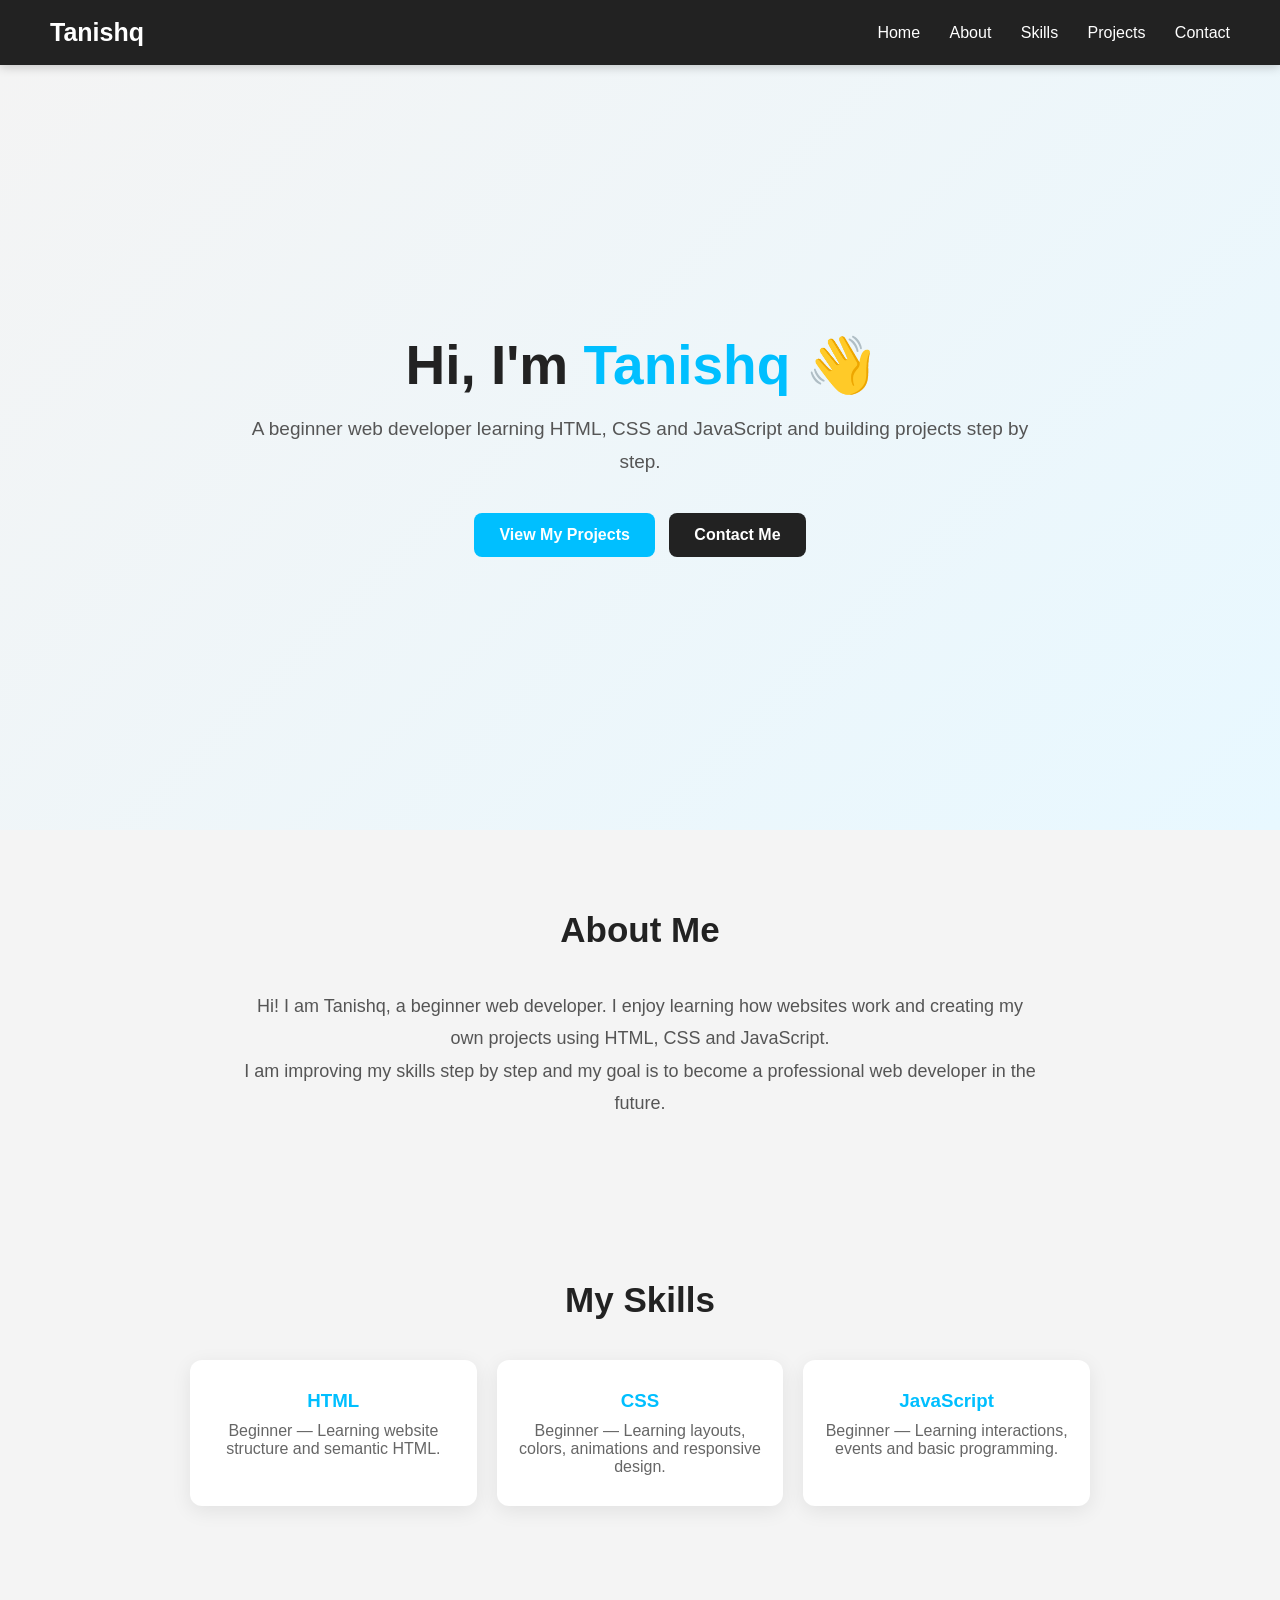
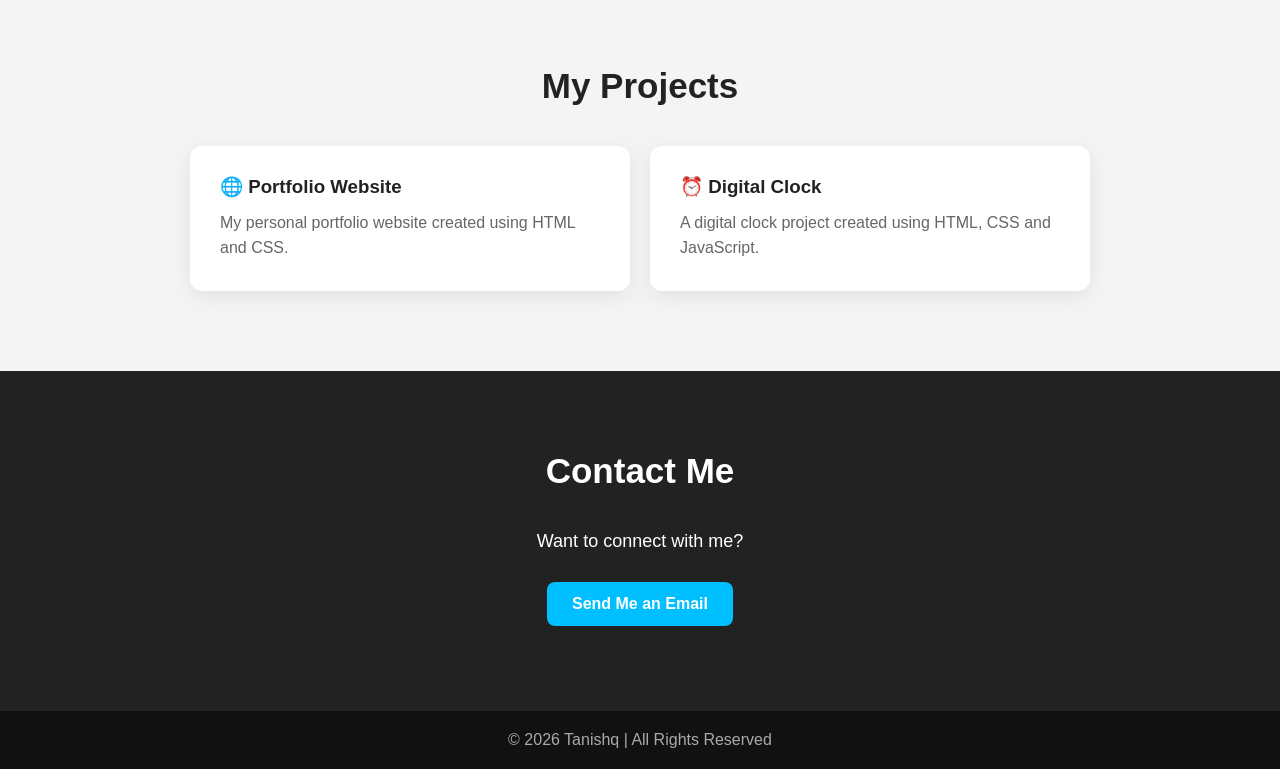
<file: portfolio.html>
<!DOCTYPE html>
<html lang="en">

<head>

    <meta charset="UTF-8">

    <meta name="viewport" content="width=device-width, initial-scale=1.0">

    <title>Tanishq - Portfolio</title>

    <style>

        * {
            margin: 0;
            padding: 0;
            box-sizing: border-box;
        }

        html {
            scroll-behavior: smooth;
        }

        body {
            font-family: Arial, sans-serif;
            background: #f4f4f4;
            color: #222;
        }

        /* NAVBAR */

        nav {
            background: #222;
            padding: 18px 50px;
            display: flex;
            justify-content: space-between;
            align-items: center;
            position: sticky;
            top: 0;
            z-index: 1000;
            box-shadow: 0 2px 10px rgba(0, 0, 0, 0.2);
        }

        nav h2 {
            color: white;
            font-size: 25px;
        }

        nav a {
            color: white;
            text-decoration: none;
            margin-left: 25px;
            font-size: 16px;
            transition: 0.3s;
        }

        nav a:hover {
            color: #00bfff;
        }


        /* HERO SECTION */

        .hero {
            min-height: 85vh;
            display: flex;
            justify-content: center;
            align-items: center;
            text-align: center;
            padding: 50px 20px;
            background: linear-gradient(135deg, #f4f4f4, #e8f8ff);
        }

        .hero-content {
            max-width: 800px;
        }

        .hero h1 {
            font-size: 55px;
            margin-bottom: 15px;
        }

        .hero h1 span {
            color: #00bfff;
        }

        .hero p {
            font-size: 19px;
            line-height: 1.7;
            color: #555;
            margin-bottom: 30px;
        }


        /* BUTTONS */

        .btn {
            display: inline-block;
            padding: 13px 25px;
            margin: 5px;
            background: #00bfff;
            color: white;
            text-decoration: none;
            border-radius: 8px;
            font-weight: bold;
            transition: 0.3s;
        }

        .btn:hover {
            background: #008fcc;
            transform: translateY(-3px);
        }

        .btn-secondary {
            background: #222;
        }

        .btn-secondary:hover {
            background: #444;
        }


        /* ABOUT */

        section {
            padding: 80px 20px;
        }

        .section-title {
            text-align: center;
            font-size: 35px;
            margin-bottom: 40px;
        }

        .about {
            max-width: 800px;
            margin: auto;
            text-align: center;
        }

        .about p {
            font-size: 18px;
            line-height: 1.8;
            color: #555;
        }


        /* SKILLS */

        .skills-container {
            max-width: 900px;
            margin: auto;
            display: grid;
            grid-template-columns: repeat(3, 1fr);
            gap: 20px;
        }

        .skill-card {
            background: white;
            padding: 30px 20px;
            border-radius: 12px;
            text-align: center;
            box-shadow: 0 5px 20px rgba(0, 0, 0, 0.08);
            transition: 0.3s;
        }

        .skill-card:hover {
            transform: translateY(-8px);
        }

        .skill-card h3 {
            color: #00bfff;
            margin-bottom: 10px;
        }

        .skill-card p {
            color: #666;
        }


        /* PROJECTS */

        .projects-container {
            max-width: 900px;
            margin: auto;
            display: grid;
            grid-template-columns: repeat(2, 1fr);
            gap: 20px;
        }

        .project-card {
            background: white;
            padding: 30px;
            border-radius: 12px;
            box-shadow: 0 5px 20px rgba(0, 0, 0, 0.08);
        }

        .project-card h3 {
            margin-bottom: 12px;
        }

        .project-card p {
            color: #666;
            line-height: 1.6;
        }


        /* CONTACT */

        .contact {
            text-align: center;
            background: #222;
            color: white;
        }

        .contact p {
            font-size: 18px;
            margin-bottom: 25px;
        }


        /* FOOTER */

        footer {
            background: #111;
            color: #aaa;
            text-align: center;
            padding: 20px;
        }


        /* MOBILE */

        @media (max-width: 768px) {

            nav {
                flex-direction: column;
                gap: 15px;
                padding: 15px 20px;
            }

            nav a {
                margin-left: 10px;
                margin-right: 10px;
            }

            .hero h1 {
                font-size: 40px;
            }

            .hero p {
                font-size: 17px;
            }

            .skills-container {
                grid-template-columns: 1fr;
            }

            .projects-container {
                grid-template-columns: 1fr;
            }

        }

    </style>

</head>


<body>


    <!-- NAVBAR -->

    <nav>

        <h2>Tanishq</h2>

        <div>

            <a href="#home">Home</a>

            <a href="#about">About</a>

            <a href="#skills">Skills</a>

            <a href="#projects">Projects</a>

            <a href="#contact">Contact</a>

        </div>

    </nav>



    <!-- HERO -->

    <section class="hero" id="home">

        <div class="hero-content">

            <h1>Hi, I'm <span>Tanishq</span> 👋</h1>

            <p>
                A beginner web developer learning
                HTML, CSS and JavaScript and building
                projects step by step.
            </p>

            <a href="#projects" class="btn">
                View My Projects
            </a>

            <a href="#contact" class="btn btn-secondary">
                Contact Me
            </a>

        </div>

    </section>



    <!-- ABOUT -->

    <section id="about">

        <h2 class="section-title">
            About Me
        </h2>

        <div class="about">

            <p>
                Hi! I am Tanishq, a beginner web developer.
                I enjoy learning how websites work and
                creating my own projects using HTML, CSS
                and JavaScript.
            </p>

            <p>
                I am improving my skills step by step and
                my goal is to become a professional web
                developer in the future.
            </p>

        </div>

    </section>



    <!-- SKILLS -->

    <section id="skills">

        <h2 class="section-title">
            My Skills
        </h2>

        <div class="skills-container">

            <div class="skill-card">

                <h3>HTML</h3>

                <p>
                    Beginner — Learning website structure
                    and semantic HTML.
                </p>

            </div>


            <div class="skill-card">

                <h3>CSS</h3>

                <p>
                    Beginner — Learning layouts,
                    colors, animations and responsive design.
                </p>

            </div>


            <div class="skill-card">

                <h3>JavaScript</h3>

                <p>
                    Beginner — Learning interactions,
                    events and basic programming.
                </p>

            </div>

        </div>

    </section>



    <!-- PROJECTS -->

    <section id="projects">

        <h2 class="section-title">
            My Projects
        </h2>

        <div class="projects-container">

            <div class="project-card">

                <h3>🌐 Portfolio Website</h3>

                <p>
                    My personal portfolio website created
                    using HTML and CSS.
                </p>

            </div>


            <div class="project-card">

                <h3>⏰ Digital Clock</h3>

                <p>
                    A digital clock project created using
                    HTML, CSS and JavaScript.
                </p>

            </div>

        </div>

    </section>



    <!-- CONTACT -->

    <section class="contact" id="contact">

        <h2 class="section-title">
            Contact Me
        </h2>

        <p>
            Want to connect with me?
        </p>

        <a href="mailto:your@email.com" class="btn">
            Send Me an Email
        </a>

    </section>



    <!-- FOOTER -->

    <footer>

        <p>
            © 2026 Tanishq | All Rights Reserved
        </p>

    </footer>


</body>

</html>
</file>
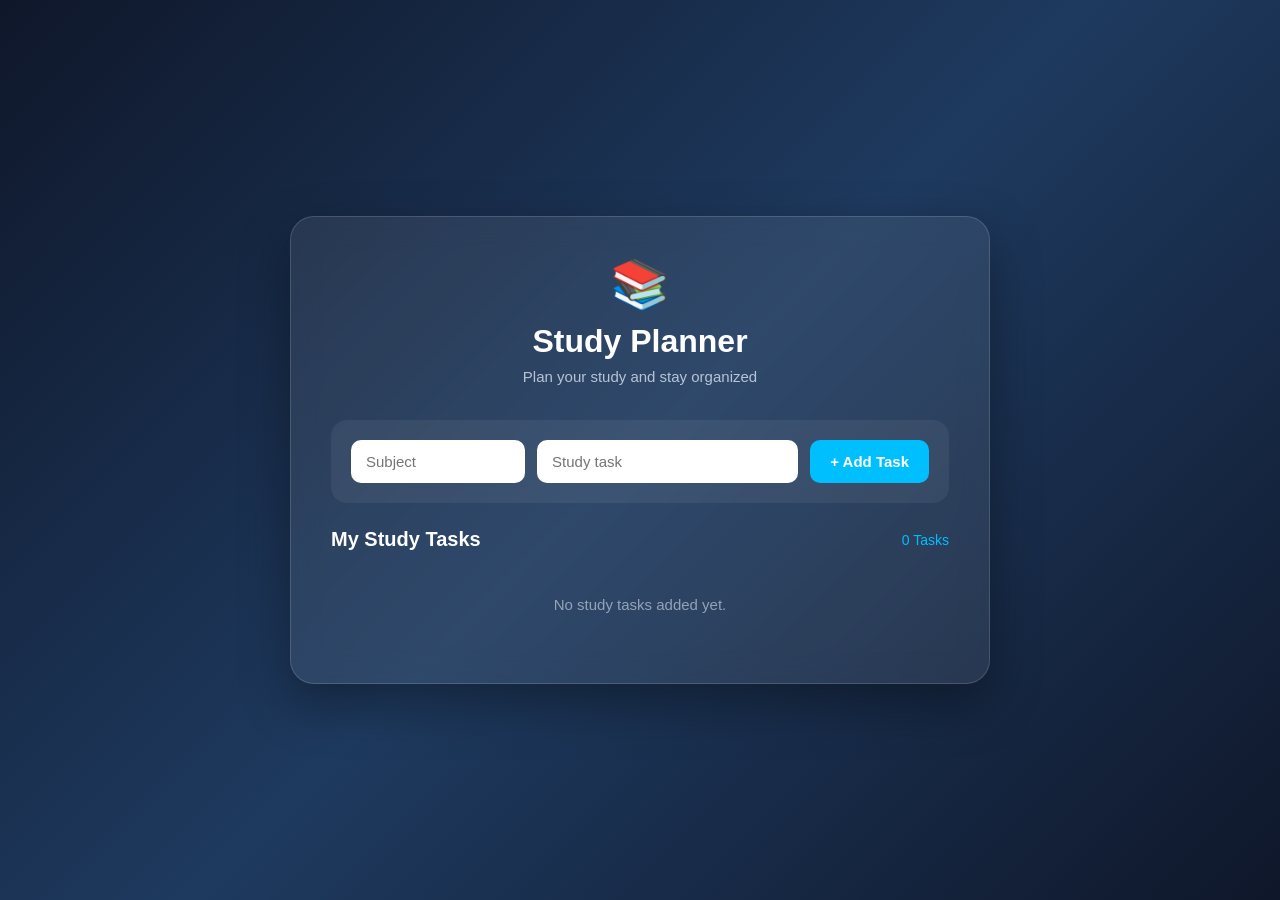
<file: study-planner.html>
<!DOCTYPE html>
<html lang="en">

<head>
    <meta charset="UTF-8">
    <meta name="viewport" content="width=device-width, initial-scale=1.0">
    <title>Study Planner</title>
    <style>
        * {
            margin: 0;
            padding: 0;
            box-sizing: border-box;
        }

        body {
            min-height: 100vh;
            font-family: Arial, sans-serif;
            background: linear-gradient(135deg, #0f172a, #1e3a5f, #0f172a);
            color: white;
            display: flex;
            justify-content: center;
            align-items: center;
            padding: 30px;
        }

        /* ================= CONTAINER ================= */
        .planner-container {
            width: 100%;
            max-width: 700px;
            background: rgba(255, 255, 255, 0.08);
            border: 1px solid rgba(255, 255, 255, 0.15);
            border-radius: 24px;
            padding: 40px;
            box-shadow: 0 20px 50px rgba(0, 0, 0, 0.35);
            backdrop-filter: blur(15px);
        }

        /* ================= HEADER ================= */
        .planner-header {
            text-align: center;
            margin-bottom: 35px;
        }

        .planner-icon {
            font-size: 48px;
            margin-bottom: 10px;
        }

        h1 {
            font-size: 32px;
            margin-bottom: 8px;
        }

        .subtitle {
            color: #b8c4d6;
            font-size: 15px;
        }

        /* ================= INPUT AREA ================= */
        .input-section {
            background: rgba(255, 255, 255, 0.06);
            padding: 20px;
            border-radius: 16px;
            margin-bottom: 25px;
        }

        .input-group {
            display: grid;
            grid-template-columns: 1fr 1.5fr auto;
            gap: 12px;
        }

        input {
            width: 100%;
            padding: 13px 15px;
            border: none;
            border-radius: 10px;
            outline: none;
            background: #ffffff;
            color: #1e293b;
            font-size: 15px;
        }

        input:focus {
            box-shadow: 0 0 0 3px rgba(0, 191, 255, 0.25);
        }

        .add-btn {
            border: none;
            padding: 13px 20px;
            border-radius: 10px;
            background: #00bfff;
            color: white;
            font-weight: bold;
            font-size: 15px;
            cursor: pointer;
            transition: 0.2s;
        }

        .add-btn:hover {
            transform: translateY(-2px);
            opacity: 0.9;
        }

        /* ================= TASK HEADER ================= */
        .task-heading {
            display: flex;
            justify-content: space-between;
            align-items: center;
            margin-bottom: 15px;
        }

        .task-heading h2 {
            font-size: 20px;
        }

        .task-count {
            color: #00bfff;
            font-size: 14px;
        }

        /* ================= TASK ================= */
        .task-list {
            display: flex;
            flex-direction: column;
            gap: 12px;
        }

        .task {
            display: flex;
            justify-content: space-between;
            align-items: center;
            gap: 15px;
            padding: 17px;
            background: rgba(255, 255, 255, 0.08);
            border: 1px solid rgba(255, 255, 255, 0.08);
            border-radius: 14px;
            transition: 0.2s;
        }

        .task:hover {
            transform: translateY(-2px);
            background: rgba(255, 255, 255, 0.12);
        }

        .task-info h3 {
            font-size: 17px;
            margin-bottom: 5px;
        }

        .task-info p {
            color: #b8c4d6;
            font-size: 14px;
        }

        .delete-btn {
            border: none;
            background: #ef4444;
            color: white;
            padding: 9px 14px;
            border-radius: 8px;
            font-weight: bold;
            cursor: pointer;
            transition: 0.2s;
        }

        .delete-btn:hover {
            background: #dc2626;
        }

        /* ================= EMPTY MESSAGE ================= */
        .empty-message {
            text-align: center;
            color: #94a3b8;
            padding: 30px 10px;
            font-size: 15px;
        }

        /* ================= MOBILE ================= */
        @media (max-width: 650px) {
            body {
                padding: 15px;
            }

            .planner-container {
                padding: 25px 20px;
            }

            .input-group {
                grid-template-columns: 1fr;
            }

            .add-btn {
                width: 100%;
            }

            .task {
                align-items: flex-start;
            }

            .delete-btn {
                flex-shrink: 0;
            }

            h1 {
                font-size: 27px;
            }
        }
    </style>
</head>

<body>
    <div class="planner-container"> <!-- ================= HEADER ================= -->
        <div class="planner-header">
            <div class="planner-icon"> 📚 </div>
            <h1> Study Planner </h1>
            <p class="subtitle"> Plan your study and stay organized </p>
        </div> <!-- ================= INPUT ================= -->
        <div class="input-section">
            <div class="input-group"> <input type="text" id="subject" placeholder="Subject"> <input type="text"
                    id="task" placeholder="Study task"> <button class="add-btn" onclick="addTask()"> + Add Task
                </button> </div>
        </div> <!-- ================= TASKS ================= -->
        <div class="task-heading">
            <h2> My Study Tasks </h2> <span class="task-count" id="taskCount"> 0 Tasks </span>
        </div>
        <div id="taskList" class="task-list">
            <p class="empty-message"> No study tasks added yet. </p>
        </div>
    </div> <!-- ================= JAVASCRIPT ================= -->
    <script> function updateTaskCount() { const taskList = document.getElementById("taskList"); const tasks = taskList.querySelectorAll(".task"); const count = document.getElementById("taskCount"); count.textContent = tasks.length + (tasks.length === 1 ? " Task" : " Tasks"); } function addTask() { const subject = document.getElementById("subject").value.trim(); const task = document.getElementById("task").value.trim(); if (subject === "" || task === "") { alert("Please enter subject and study task!"); return; } const taskList = document.getElementById("taskList"); const emptyMessage = document.querySelector(".empty-message"); if (emptyMessage) { emptyMessage.remove(); } const taskBox = document.createElement("div"); taskBox.className = "task"; taskBox.innerHTML = ` <div class="task-info"> <h3> ${subject} </h3> <p> ${task} </p> </div> <button class="delete-btn" onclick="deleteTask(this)" > Delete </button> `; taskList.appendChild(taskBox); document.getElementById("subject").value = ""; document.getElementById("task").value = ""; updateTaskCount(); } function deleteTask(button) { button.parentElement.remove(); const taskList = document.getElementById("taskList"); if (taskList.querySelectorAll(".task").length === 0) { taskList.innerHTML = ` <p class="empty-message"> No study tasks added yet. </p> `; } updateTaskCount(); } </script>
</body>

</html>
</file>
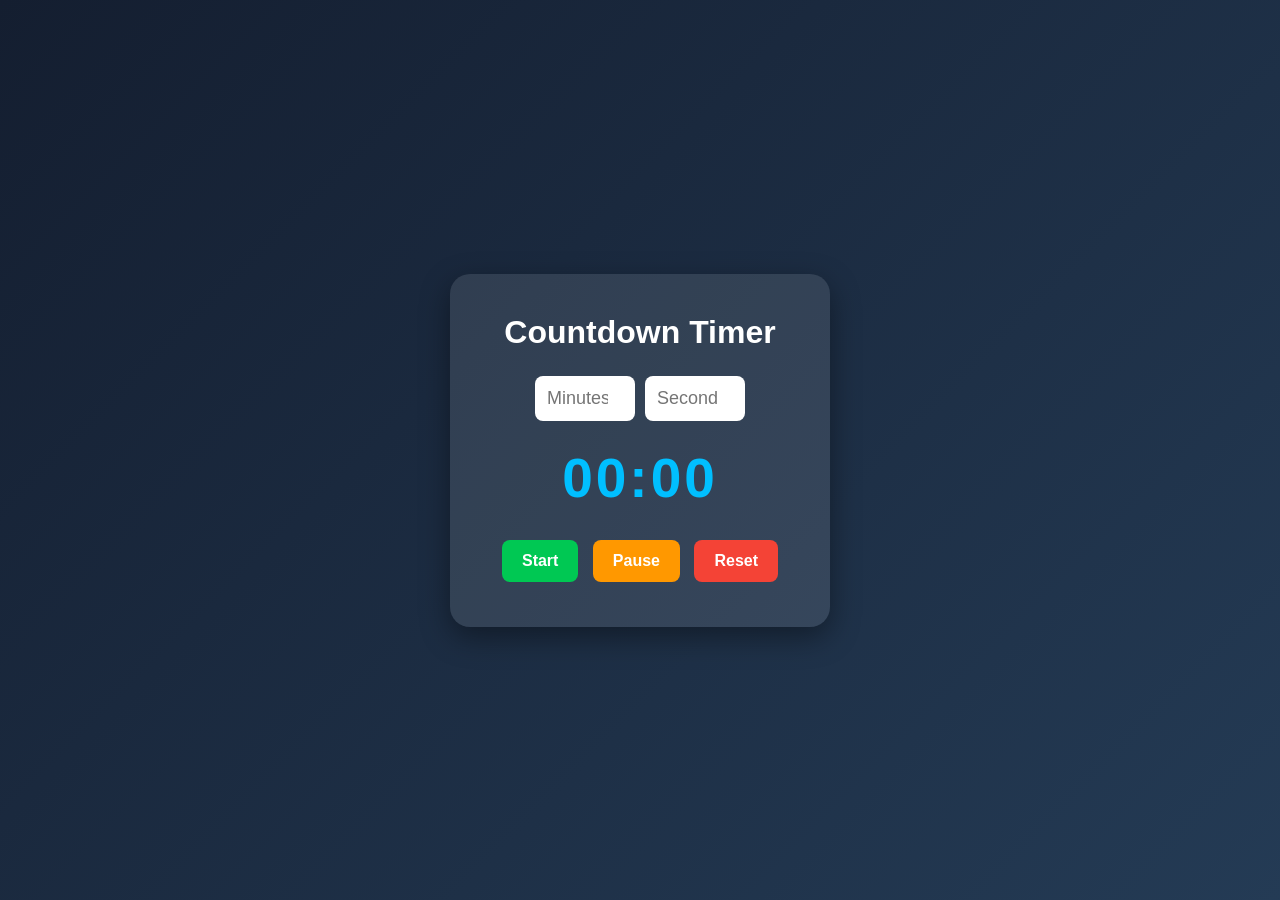
<file: timer.html>
<!DOCTYPE html>
<html lang="en">
<head>
    <meta charset="UTF-8">
    <meta name="viewport" content="width=device-width, initial-scale=1.0">
    <title>Countdown Timer</title>

    <style>
        * {
            margin: 0;
            padding: 0;
            box-sizing: border-box;
        }

        body {
            min-height: 100vh;
            display: flex;
            justify-content: center;
            align-items: center;
            background: linear-gradient(135deg, #141e30, #243b55);
            font-family: Arial, sans-serif;
        }

        .timer-container {
            width: 380px;
            padding: 40px;
            text-align: center;
            background: rgba(255, 255, 255, 0.1);
            border-radius: 20px;
            box-shadow: 0 10px 30px rgba(0, 0, 0, 0.4);
        }

        h1 {
            color: white;
            margin-bottom: 25px;
        }

        .inputs {
            display: flex;
            justify-content: center;
            gap: 10px;
            margin-bottom: 25px;
        }

        input {
            width: 100px;
            padding: 12px;
            border: none;
            border-radius: 8px;
            text-align: center;
            font-size: 18px;
            outline: none;
        }

        .display {
            font-size: 55px;
            font-weight: bold;
            color: #00bfff;
            margin-bottom: 25px;
            letter-spacing: 3px;
        }

        button {
            padding: 12px 20px;
            margin: 5px;
            border: none;
            border-radius: 8px;
            font-size: 16px;
            font-weight: bold;
            cursor: pointer;
        }

        #start {
            background: #00c853;
            color: white;
        }

        #pause {
            background: #ff9800;
            color: white;
        }

        #reset {
            background: #f44336;
            color: white;
        }

        button:hover {
            opacity: 0.85;
        }
    </style>
</head>

<body>

    <div class="timer-container">

        <h1>Countdown Timer</h1>

        <div class="inputs">
            <input type="number" id="minutes" placeholder="Minutes" min="0">
            <input type="number" id="seconds" placeholder="Seconds" min="0" max="59">
        </div>

        <div class="display" id="display">
            00:00
        </div>

        <button id="start">Start</button>
        <button id="pause">Pause</button>
        <button id="reset">Reset</button>

    </div>

    <script>
        let totalSeconds = 0;
        let timer = null;

        const display = document.getElementById("display");
        const minutesInput = document.getElementById("minutes");
        const secondsInput = document.getElementById("seconds");

        function updateDisplay() {
            let minutes = Math.floor(totalSeconds / 60);
            let seconds = totalSeconds % 60;

            display.textContent =
                String(minutes).padStart(2, "0") + ":" +
                String(seconds).padStart(2, "0");
        }

        document.getElementById("start").addEventListener("click", function () {

            if (timer) return;

            if (totalSeconds === 0) {
                let minutes = Number(minutesInput.value) || 0;
                let seconds = Number(secondsInput.value) || 0;

                totalSeconds = (minutes * 60) + seconds;
            }

            if (totalSeconds <= 0) {
                alert("Please set a time first!");
                return;
            }

            updateDisplay();

            timer = setInterval(function () {

                totalSeconds--;

                updateDisplay();

                if (totalSeconds <= 0) {
                    clearInterval(timer);
                    timer = null;

                    playAlarm();
                    alert("⏰ Time's Up!");
                }

            }, 1000);
        });

        document.getElementById("pause").addEventListener("click", function () {
            clearInterval(timer);
            timer = null;
        });

        document.getElementById("reset").addEventListener("click", function () {

            clearInterval(timer);
            timer = null;

            totalSeconds = 0;

            minutesInput.value = "";
            secondsInput.value = "";

            updateDisplay();
        });

        function playAlarm() {

            const audioContext = new (window.AudioContext || window.webkitAudioContext)();

            const oscillator = audioContext.createOscillator();
            const gainNode = audioContext.createGain();

            oscillator.connect(gainNode);
            gainNode.connect(audioContext.destination);

            oscillator.frequency.value = 800;
            oscillator.type = "sine";

            gainNode.gain.value = 0.3;

            oscillator.start();

            setTimeout(function () {
                oscillator.stop();
            }, 1500);
        }
    </script>

</body>
</html>
</file>
<file: Style.css>
/* ===================================================== ANKIT PORTFOLIO WEBSITE PROFESSIONAL CSS ===================================================== */
html {
    scroll-behavior: smooth;
}

* {
    box-sizing: border-box;
}

body {
    margin: 0;
    font-family: Arial, sans-serif;
    background: #f5f7fb;
    color: #222;
    transition: background 0.5s ease, color 0.5s ease;
}

/* ================= NAVBAR ================= */
nav {
    display: flex;
    justify-content: space-between;
    align-items: center;
    padding: 16px 60px;
    background: rgba(20, 20, 25, 0.95);
    backdrop-filter: blur(12px);
    -webkit-backdrop-filter: blur(12px);
    box-shadow: 0 4px 20px rgba(0, 0, 0, 0.18);
    position: sticky;
    top: 0;
    z-index: 1000;
}

nav h2 {
    color: white;
    margin: 0;
    font-size: 28px;
    letter-spacing: 1px;
    transition: 0.3s ease;
}

nav h2:hover {
    color: #00bfff;
    transform: scale(1.03);
}

.nav-links {
    display: flex;
    align-items: center;
    gap: 30px;
}

nav a {
    color: white;
    text-decoration: none;
    font-size: 16px;
    position: relative;
    transition: 0.3s ease;
}

nav a::after {
    content: "";
    position: absolute;
    width: 0;
    height: 2px;
    background: #00bfff;
    left: 0;
    bottom: -6px;
    transition: 0.3s ease;
}

nav a:hover {
    color: #00bfff;
}

nav a:hover::after {
    width: 100%;
}

/* ================= GENERAL SECTIONS ================= */
section {
    min-height: 100vh;
    padding: 80px 50px;
    transition: background 0.5s ease, color 0.5s ease;
}

/* ================= HOME ================= */
#home {
    text-align: center;
    padding-top: 130px;
    background: linear-gradient(135deg, #f5f7fb, #eaf7ff);
}

#home h1 {
    font-size: 60px;
    margin: 0 0 15px;
    background: linear-gradient(90deg, #222, #00a8e8);
    -webkit-background-clip: text;
    -webkit-text-fill-color: transparent;
    animation: fadeIn 1s ease-in-out;
}

#home p {
    font-size: 20px;
    color: #555;
    line-height: 1.7;
    max-width: 650px;
    margin: 0 auto 25px;
}

#home img {
    width: 250px;
    height: 250px;
    object-fit: cover;
    margin: 25px auto;
    display: block;
    border-radius: 50%;
    border: 6px solid white;
    box-shadow: 0 10px 30px rgba(0, 0, 0, 0.2), 0 0 0 8px rgba(0, 191, 255, 0.08);
    transition: 0.4s ease;
}

#home img:hover {
    transform: scale(1.05);
    box-shadow: 0 15px 40px rgba(0, 0, 0, 0.25), 0 0 25px rgba(0, 191, 255, 0.35);
}

/* ================= BUTTONS ================= */
button {
    padding: 13px 28px;
    border: none;
    border-radius: 30px;
    cursor: pointer;
    font-size: 15px;
    transition: 0.3s ease;
}

#home button {
    margin: 7px;
    background: #222;
    color: white;
    font-size: 16px;
    box-shadow: 0 5px 15px rgba(0, 0, 0, 0.12);
}

#home button:hover {
    background: #00bfff;
    transform: translateY(-3px);
    box-shadow: 0 8px 20px rgba(0, 191, 255, 0.3);
}

/* ================= ABOUT ================= */
#about {
    background: white;
    display: flex;
    align-items: center;
}

.about-container {
    width: 100%;
    max-width: 1050px;
    margin: auto;
    display: flex;
    justify-content: space-between;
    align-items: center;
    gap: 70px;
}

.about-text {
    flex: 1;
    animation: fadeIn 1s ease-in-out;
}

.about-text h2,
.skills-container h2,
.contact-container h2 {
    font-size: 42px;
    margin-bottom: 15px;
    letter-spacing: 1px;
}

.about-text p {
    font-size: 18px;
    line-height: 1.8;
    color: #555;
}

.about-text button {
    margin-top: 15px;
    background: #222;
    color: white;
}

.about-text button:hover {
    background: #00bfff;
    transform: translateY(-3px);
}

.about-card {
    flex: 1;
    padding: 45px;
    background: linear-gradient(135deg, #222, #333);
    color: white;
    border-radius: 20px;
    text-align: center;
    box-shadow: 0 15px 35px rgba(0, 0, 0, 0.15);
    transition: 0.4s ease;
}

.about-card:hover {
    transform: translateY(-8px);
    box-shadow: 0 20px 40px rgba(0, 0, 0, 0.22), 0 0 25px rgba(0, 191, 255, 0.12);
}

.about-card h3 {
    font-size: 26px;
    color: #00bfff;
}

.about-card p {
    line-height: 1.8;
}

/* ================= SKILLS ================= */
#skills {
    background: #f5f7fb;
    text-align: center;
}

.skills-container {
    max-width: 1050px;
    margin: auto;
}

.skills-container>p {
    color: #666;
    font-size: 18px;
}

.skills-box {
    display: flex;
    justify-content: center;
    gap: 25px;
    margin-top: 50px;
}

.skill-card {
    background: white;
    padding: 35px 25px;
    width: 280px;
    border-radius: 18px;
    box-shadow: 0 8px 25px rgba(0, 0, 0, 0.08);
    transition: 0.4s ease;
    border: 1px solid transparent;
}

.skill-card:hover {
    transform: translateY(-10px);
    border-color: #00bfff;
    box-shadow: 0 15px 35px rgba(0, 0, 0, 0.15), 0 0 20px rgba(0, 191, 255, 0.12);
}

.skill-card h3 {
    font-size: 25px;
    margin-bottom: 10px;
}

.skill-card p {
    color: #555;
    line-height: 1.6;
}

.skill-level {
    color: #00a8e8 !important;
    font-weight: bold;
}

/* ================= PROJECTS ================= */
#projects {
    background: #f5f7fb;
    text-align: center;
}

.projects-container {
    width: 100%;
    max-width: 1050px;
    margin: auto;
}

.projects-container h2 {
    font-size: 42px;
    margin-bottom: 15px;
    letter-spacing: 1px;
}

.projects-container>p {
    color: #666;
    font-size: 18px;
    line-height: 1.6;
}

/* ================= PROJECT CARDS ================= */
.projects-box {
    display: flex;
    justify-content: center;
    align-items: stretch;
    gap: 25px;
    margin-top: 50px;
    flex-wrap: wrap;
}

.project-card {
    background: white;
    padding: 35px 25px;
    width: 300px;
    min-height: 390px;
    border-radius: 20px;
    box-shadow: 0 8px 25px rgba(0, 0, 0, 0.08);
    border: 1px solid transparent;
    display: flex;
    flex-direction: column;
    align-items: center;
    transition: 0.4s ease;
}

.project-card:hover {
    transform: translateY(-10px);
    border-color: #00bfff;
    box-shadow: 0 15px 35px rgba(0, 0, 0, 0.15), 0 0 25px rgba(0, 191, 255, 0.12);
}

/* ================= PROJECT ICON ================= */
.project-icon {
    width: 80px;
    height: 80px;
    display: flex;
    align-items: center;
    justify-content: center;
    background: #eaf9ff;
    border-radius: 50%;
    font-size: 40px;
    margin-bottom: 20px;
    transition: 0.4s ease;
}

.project-card:hover .project-icon {
    transform: scale(1.1) rotate(5deg);
}

/* ================= PROJECT TEXT ================= */
.project-card h3 {
    font-size: 25px;
    margin: 5px 0 12px;
}

.project-card>p {
    color: #555;
    font-size: 16px;
    line-height: 1.7;
    margin: 8px 0;
}

.project-tech {
    color: #00a8e8 !important;
    font-weight: bold;
    margin-top: auto !important;
}

/* ================= PROJECT BUTTON ================= */
.project-card button {
    background: #222;
    color: white;
    margin-top: 18px;
    padding: 12px 25px;
}

.project-card button:hover {
    background: #00bfff;
    transform: translateY(-3px);
    box-shadow: 0 8px 20px rgba(0, 191, 255, 0.25);
}

/* ================= CONTACT ================= */
#contact {
    background: white;
    text-align: center;
}

.contact-container {
    max-width: 650px;
    margin: auto;
    animation: fadeIn 1s ease-in-out;
}

.contact-container>p {
    color: #666;
    font-size: 18px;
    margin-bottom: 40px;
}

form {
    display: flex;
    flex-direction: column;
    gap: 16px;
}

form input,
form textarea {
    padding: 16px;
    border: 1px solid #ddd;
    border-radius: 12px;
    font-size: 16px;
    font-family: Arial, sans-serif;
    background: #f9fafc;
    transition: 0.3s ease;
}

form input:focus,
form textarea:focus {
    outline: none;
    border-color: #00bfff;
    background: white;
    box-shadow: 0 0 0 3px rgba(0, 191, 255, 0.1);
    transform: translateY(-1px);
}

form textarea {
    height: 150px;
    resize: none;
}

form button {
    background: #222;
    color: white;
    font-size: 16px;
}

form button:hover {
    background: #00bfff;
    transform: translateY(-3px);
}

/* ================= MOBILE MENU ================= */
.menu-btn {
    display: none;
    background: transparent;
    color: white;
    font-size: 28px;
    padding: 5px 10px;
}

/* ================= THEME BUTTON ================= */
#theme-toggle {
    background: #00bfff;
    color: white;
    border: 1px solid #00bfff;
    border-radius: 50%;
    width: 42px;
    height: 42px;
    padding: 0;
    font-size: 18px;
    cursor: pointer;
    box-shadow: 0 5px 15px rgba(0, 191, 255, 0.2);
    transition: 0.3s ease;
}

#theme-toggle:hover {
    background: #008fd1;
    border-color: #008fd1;
    transform: scale(1.08) rotate(8deg);
}

/* ================= FOOTER ================= */
footer {
    background: #171717;
    color: white;
    text-align: center;
    padding: 22px;
    font-size: 14px;
    border-top: 2px solid #00bfff;
}

/* ================= ANIMATION ================= */
@keyframes fadeIn {
    from {
        opacity: 0;
        transform: translateY(25px);
    }

    to {
        opacity: 1;
        transform: translateY(0);
    }
}

/* ================= DARK MODE ================= */
body.dark-mode {
    background-image: url("Radha krishna .png.png");
    background-size: cover;
    background-position: center;
    background-attachment: fixed;
    background-repeat: no-repeat;
    color: white;
}

/* Transparent sections */
body.dark-mode #home,
body.dark-mode #about,
body.dark-mode #skills,
body.dark-mode #projects,
body.dark-mode #contact {
    background: rgba(10, 20, 35, 0.55);
}

/* Dark mode heading */
body.dark-mode #home h1 {
    background: linear-gradient(90deg, #ffffff, #00bfff);
    -webkit-background-clip: text;
    -webkit-text-fill-color: transparent;
}

/* Dark mode text */
body.dark-mode #home p,
body.dark-mode .about-text p,
body.dark-mode .skills-container>p,
body.dark-mode .projects-container>p,
body.dark-mode .contact-container>p {
    color: #eeeeee;
}

/* Dark mode cards */
body.dark-mode .skill-card {
    background: rgba(20, 30, 45, 0.78);
    color: white;
    border: 1px solid rgba(0, 191, 255, 0.4);
    backdrop-filter: blur(8px);
    -webkit-backdrop-filter: blur(8px);
}

body.dark-mode .skill-card p {
    color: #dddddd;
}

body.dark-mode .about-card {
    background: rgba(10, 20, 35, 0.78);
    backdrop-filter: blur(8px);
    -webkit-backdrop-filter: blur(8px);
}

/* Dark mode project cards */
body.dark-mode .project-card {
    background: rgba(20, 30, 45, 0.78);
    color: white;
    border: 1px solid rgba(0, 191, 255, 0.4);
    backdrop-filter: blur(8px);
    -webkit-backdrop-filter: blur(8px);
}

body.dark-mode .project-card>p {
    color: #dddddd;
}

body.dark-mode .project-icon {
    background: rgba(0, 191, 255, 0.12);
}

body.dark-mode .project-card button {
    background: rgba(15, 20, 30, 0.9);
    border: 1px solid rgba(0, 191, 255, 0.3);
}

body.dark-mode .project-card button:hover {
    background: #00bfff;
}

/* Dark mode form */
body.dark-mode form input,
body.dark-mode form textarea {
    background: rgba(20, 30, 45, 0.78);
    color: white;
    border-color: #555;
    backdrop-filter: blur(6px);
}

body.dark-mode form input::placeholder,
body.dark-mode form textarea::placeholder {
    color: #ccc;
}

body.dark-mode form input:focus,
body.dark-mode form textarea:focus {
    background: rgba(15, 25, 40, 0.9);
    border-color: #00bfff;
}

/* Dark mode image */
body.dark-mode #home img {
    border-color: rgba(255, 255, 255, 0.9);
    box-shadow: 0 10px 35px rgba(0, 0, 0, 0.45), 0 0 25px rgba(0, 191, 255, 0.2);
}

/* Dark mode buttons */
body.dark-mode #home button,
body.dark-mode .about-text button,
body.dark-mode .project-card button,
body.dark-mode form button {
    background: rgba(15, 20, 30, 0.9);
    border: 1px solid rgba(0, 191, 255, 0.3);
}

body.dark-mode #home button:hover,
body.dark-mode .about-text button:hover,
body.dark-mode .project-card button:hover,
body.dark-mode form button:hover {
    background: #00bfff;
}

/* ================= MOBILE ================= */
@media (max-width: 768px) {
    nav {
        flex-direction: column;
        gap: 10px;
        padding: 15px 20px;
        text-align: center;
    }

    nav h2 {
        font-size: 25px;
    }

    .menu-btn {
        display: block;
    }

    .nav-links {
        display: none;
        flex-direction: column;
        gap: 15px;
        width: 100%;
        padding: 10px 0;
    }

    .nav-links.active {
        display: flex;
    }

    nav a {
        margin-left: 0;
    }

    section {
        padding: 70px 20px;
    }

    #home {
        padding-top: 90px;
    }

    #home h1 {
        font-size: 40px;
        line-height: 1.2;
    }

    #home p {
        font-size: 17px;
    }

    #home img {
        width: 210px;
        height: 210px;
    }

    .about-container {
        flex-direction: column;
        gap: 35px;
    }

    .about-text h2,
    .skills-container h2,
    .contact-container h2,
    .projects-container h2 {
        font-size: 34px;
    }

    .about-text p {
        font-size: 17px;
    }

    .about-card {
        padding: 30px 25px;
    }

    .skills-box {
        flex-direction: column;
        align-items: center;
    }

    .skill-card {
        width: 100%;
        max-width: 350px;
    }

    /* Projects mobile */
    #projects {
        padding: 70px 20px;
    }

    .projects-container>p {
        font-size: 17px;
    }

    .projects-box {
        flex-direction: column;
        align-items: center;
        gap: 25px;
        margin-top: 35px;
    }

    .project-card {
        width: 100%;
        max-width: 350px;
        min-height: 360px;
    }

    .project-icon {
        width: 70px;
        height: 70px;
        font-size: 35px;
    }

    .project-card h3 {
        font-size: 23px;
    }

    .contact-container {
        width: 100%;
    }

    #theme-toggle {
        width: 40px;
        height: 40px;
    }
}
/* ================= HERO SECTION ================= */

#home {
    min-height: 90vh;
    display: flex;
    align-items: center;
    justify-content: center;
    padding: 80px 50px;
}

.hero-content {
    width: 100%;
    max-width: 1100px;
    display: flex;
    align-items: center;
    justify-content: space-between;
    gap: 60px;
}

.hero-text {
    flex: 1;
}

.hero-intro {
    font-size: 20px;
    color: #00bfff;
    font-weight: bold;
    margin-bottom: 10px;
}

.hero-text h1 {
    font-size: 64px;
    margin: 0;
    background: linear-gradient(90deg, #00bfff, #0077ff);
    -webkit-background-clip: text;
    -webkit-text-fill-color: transparent;
}

.hero-text h2 {
    font-size: 30px;
    margin: 10px 0 20px;
}

.hero-description {
    max-width: 550px;
    font-size: 18px;
    line-height: 1.7;
    color: #555;
}

.hero-buttons {
    display: flex;
    gap: 15px;
    margin-top: 30px;
    flex-wrap: wrap;
}

.hero-image {
    flex: 0 0 300px;
    text-align: center;
}

.hero-image img {
    width: 280px;
    height: 280px;
    object-fit: cover;
    border-radius: 50%;
    border: 4px solid #00bfff;
    box-shadow:
        0 0 20px #00bfff,
        0 0 45px rgba(0, 191, 255, 0.35);
}
/* ================= ABOUT SECTION ================= */

#about {
    min-height: 80vh;
    display: flex;
    align-items: center;
    justify-content: center;
}

.about-container {
    width: 100%;
    max-width: 1100px;
    display: flex;
    align-items: center;
    justify-content: space-between;
    gap: 60px;
}

.about-text {
    flex: 1;
}

.section-tag {
    color: #00bfff;
    font-weight: bold;
    letter-spacing: 2px;
    margin-bottom: 10px;
}

.about-text h2 {
    font-size: 42px;
    margin: 0 0 20px;
}

.about-text p:not(.section-tag) {
    font-size: 17px;
    line-height: 1.7;
    color: #555;
    max-width: 600px;
}

.about-card {
    width: 360px;
    padding: 40px 30px;
    text-align: center;
    border: 1px solid rgba(0, 191, 255, 0.4);
    border-radius: 25px;
    background: rgba(255, 255, 255, 0.7);
    box-shadow: 0 10px 35px rgba(0, 0, 0, 0.08);
    transition: 0.3s ease;
}

.about-card:hover {
    transform: translateY(-8px);
    box-shadow: 0 15px 40px rgba(0, 191, 255, 0.2);
}

.about-card-icon {
    font-size: 50px;
    margin-bottom: 15px;
}

.about-card h3 {
    font-size: 24px;
    margin-bottom: 15px;
}

.about-card p {
    color: #555;
    line-height: 1.6;
}

.about-card span {
    display: block;
    margin-top: 20px;
    color: #00aaff;
    font-weight: bold;
    font-size: 14px;
}
/* ================= SKILLS SECTION ================= */

#skills {
    min-height: 80vh;
    display: flex;
    align-items: center;
    justify-content: center;
    text-align: center;
}

.skills-container {
    width: 100%;
    max-width: 1100px;
}

.skills-container h2 {
    font-size: 42px;
    margin: 0 0 15px;
}

.skills-subtitle {
    color: #666;
    font-size: 17px;
    margin-bottom: 45px;
}

.skills-box {
    display: grid;
    grid-template-columns: repeat(3, 1fr);
    gap: 25px;
}

.skill-card {
    padding: 35px 25px;
    background: white;
    border: 1px solid rgba(0, 191, 255, 0.25);
    border-radius: 20px;
    box-shadow: 0 8px 25px rgba(0, 0, 0, 0.07);
    transition: 0.3s ease;
}

.skill-card:hover {
    transform: translateY(-8px);
    box-shadow: 0 15px 35px rgba(0, 191, 255, 0.2);
}

.skill-icon {
    font-size: 45px;
    margin-bottom: 15px;
}

.skill-card h3 {
    font-size: 24px;
    margin: 10px 0;
}

.skill-level {
    color: #00aaff;
    font-weight: bold;
    margin: 8px 0 15px;
}

.skill-card p:last-child {
    color: #666;
    line-height: 1.6;
}
/* ================= PROJECTS SECTION ================= */

#projects {
    min-height: 80vh;
    display: flex;
    align-items: center;
    justify-content: center;
    text-align: center;
}

.projects-container {
    width: 100%;
    max-width: 1100px;
}

.projects-container h2 {
    font-size: 42px;
    margin: 0 0 15px;
}

.projects-subtitle {
    color: #666;
    font-size: 17px;
    margin-bottom: 45px;
}

.projects-box {
    display: grid;
    grid-template-columns: repeat(3, 1fr);
    gap: 25px;
}

.project-card {
    padding: 35px 25px;
    background: white;
    border: 1px solid rgba(0, 191, 255, 0.25);
    border-radius: 20px;
    box-shadow: 0 8px 25px rgba(0, 0, 0, 0.07);
    transition: 0.3s ease;
}

.project-card:hover {
    transform: translateY(-8px);
    box-shadow: 0 15px 35px rgba(0, 191, 255, 0.2);
}

.project-icon {
    font-size: 45px;
    margin-bottom: 15px;
}

.project-card h3 {
    font-size: 24px;
    margin: 10px 0 15px;
}

.project-card > p:not(.project-tech) {
    color: #666;
    line-height: 1.6;
}

.project-tech {
    color: #00aaff;
    font-weight: bold;
    font-size: 14px;
    margin: 20px 0;
}
</file>
